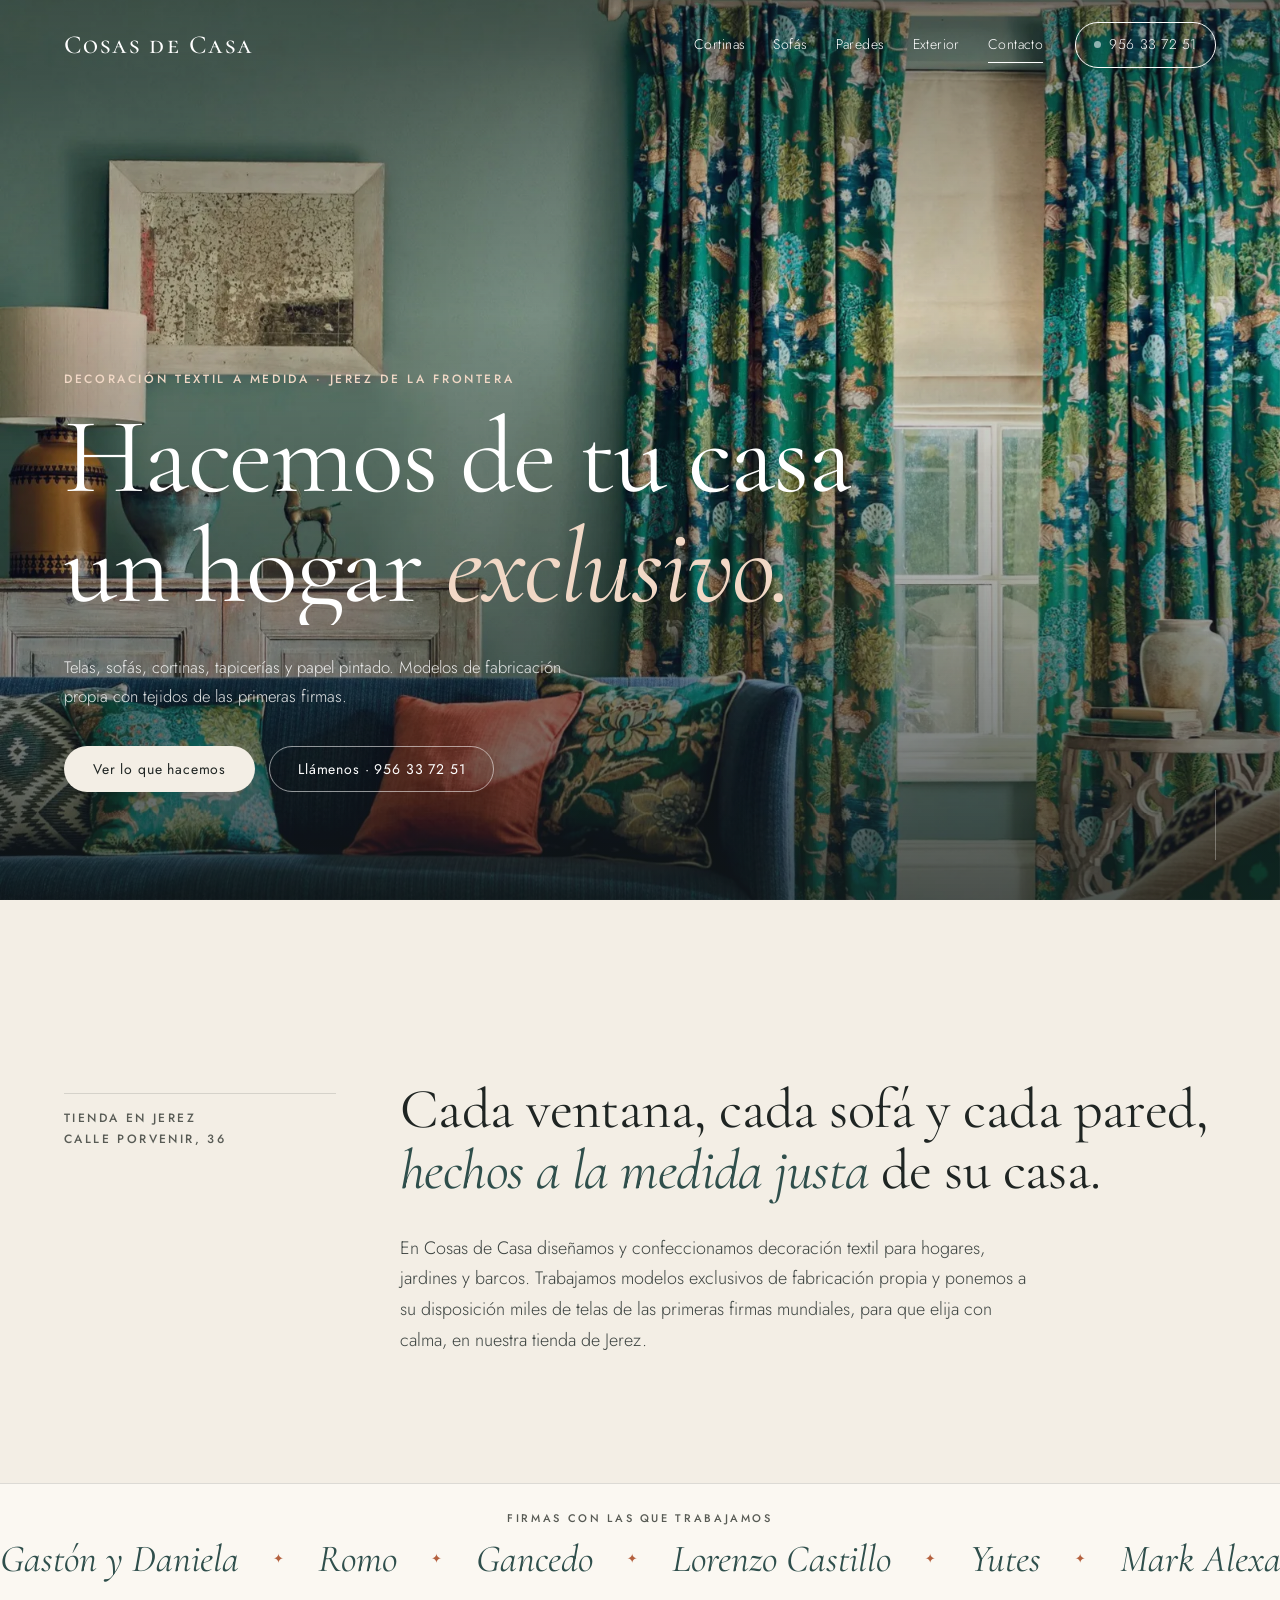
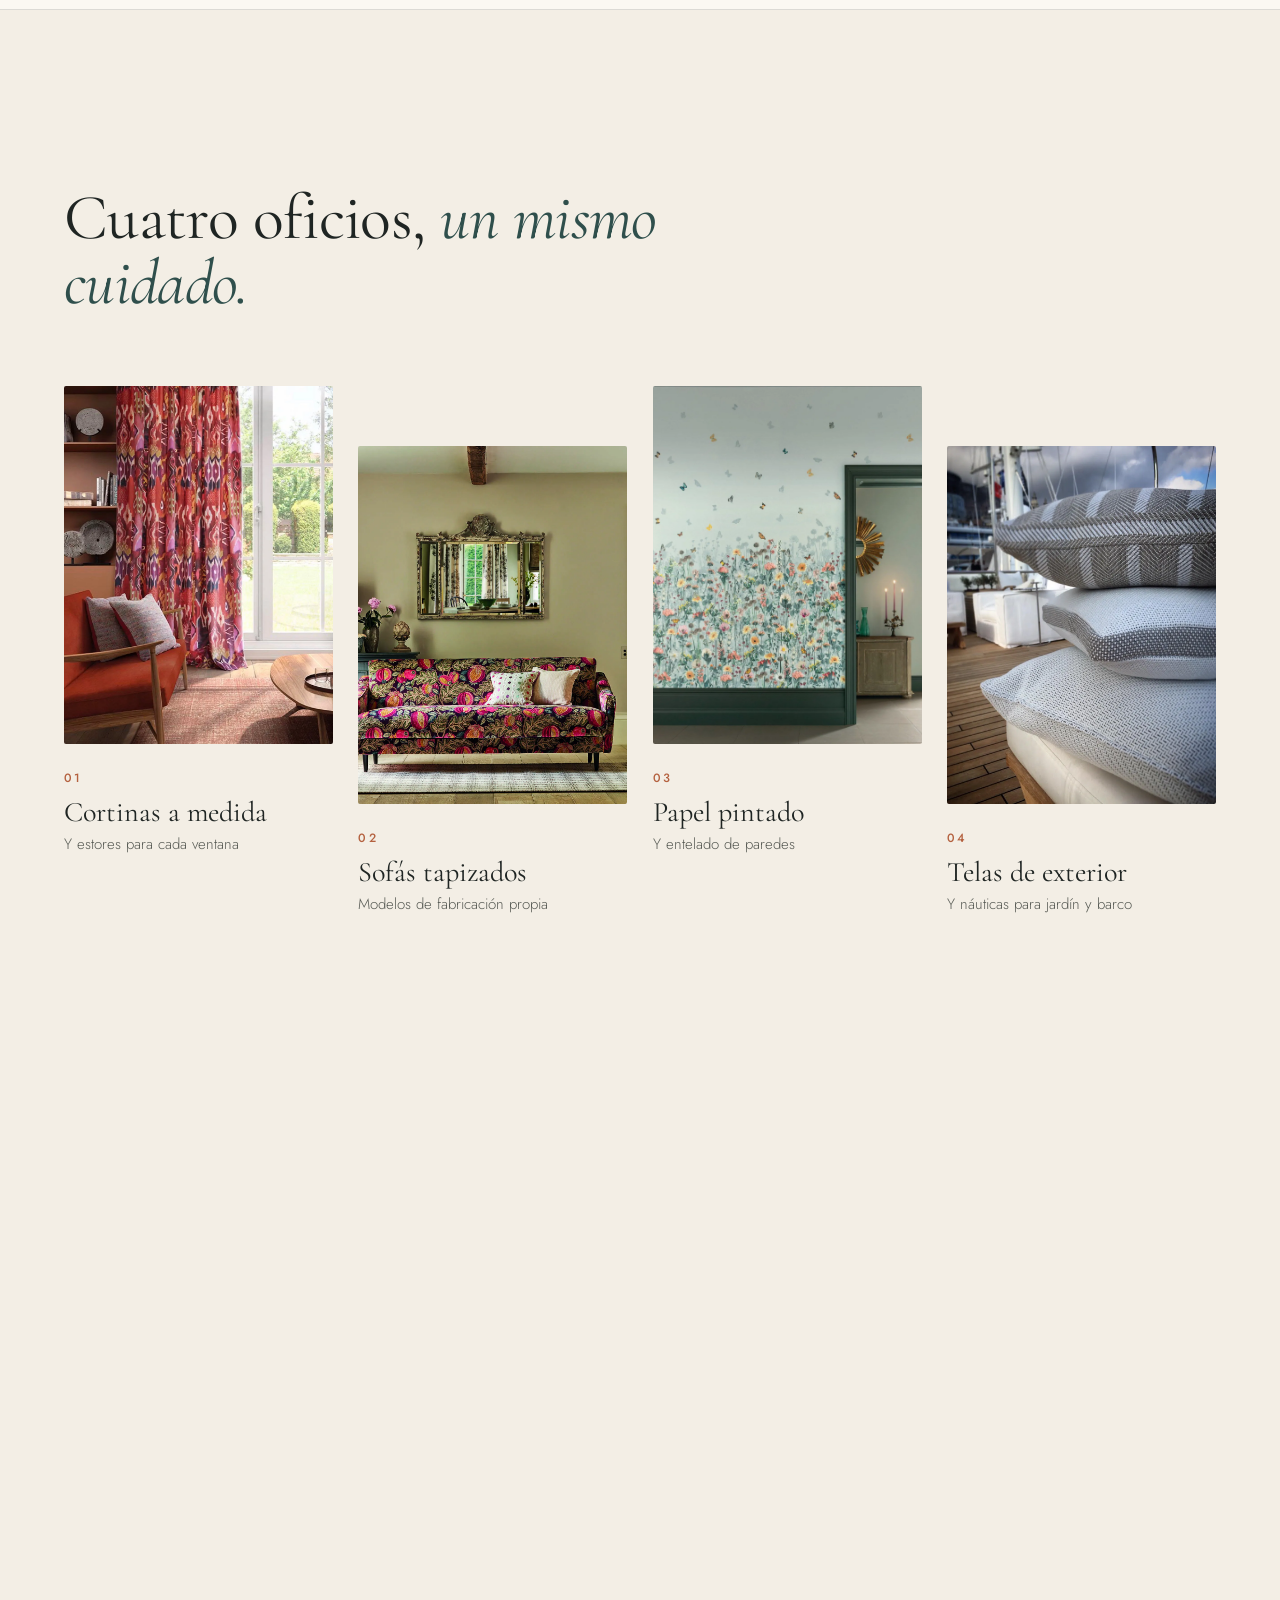
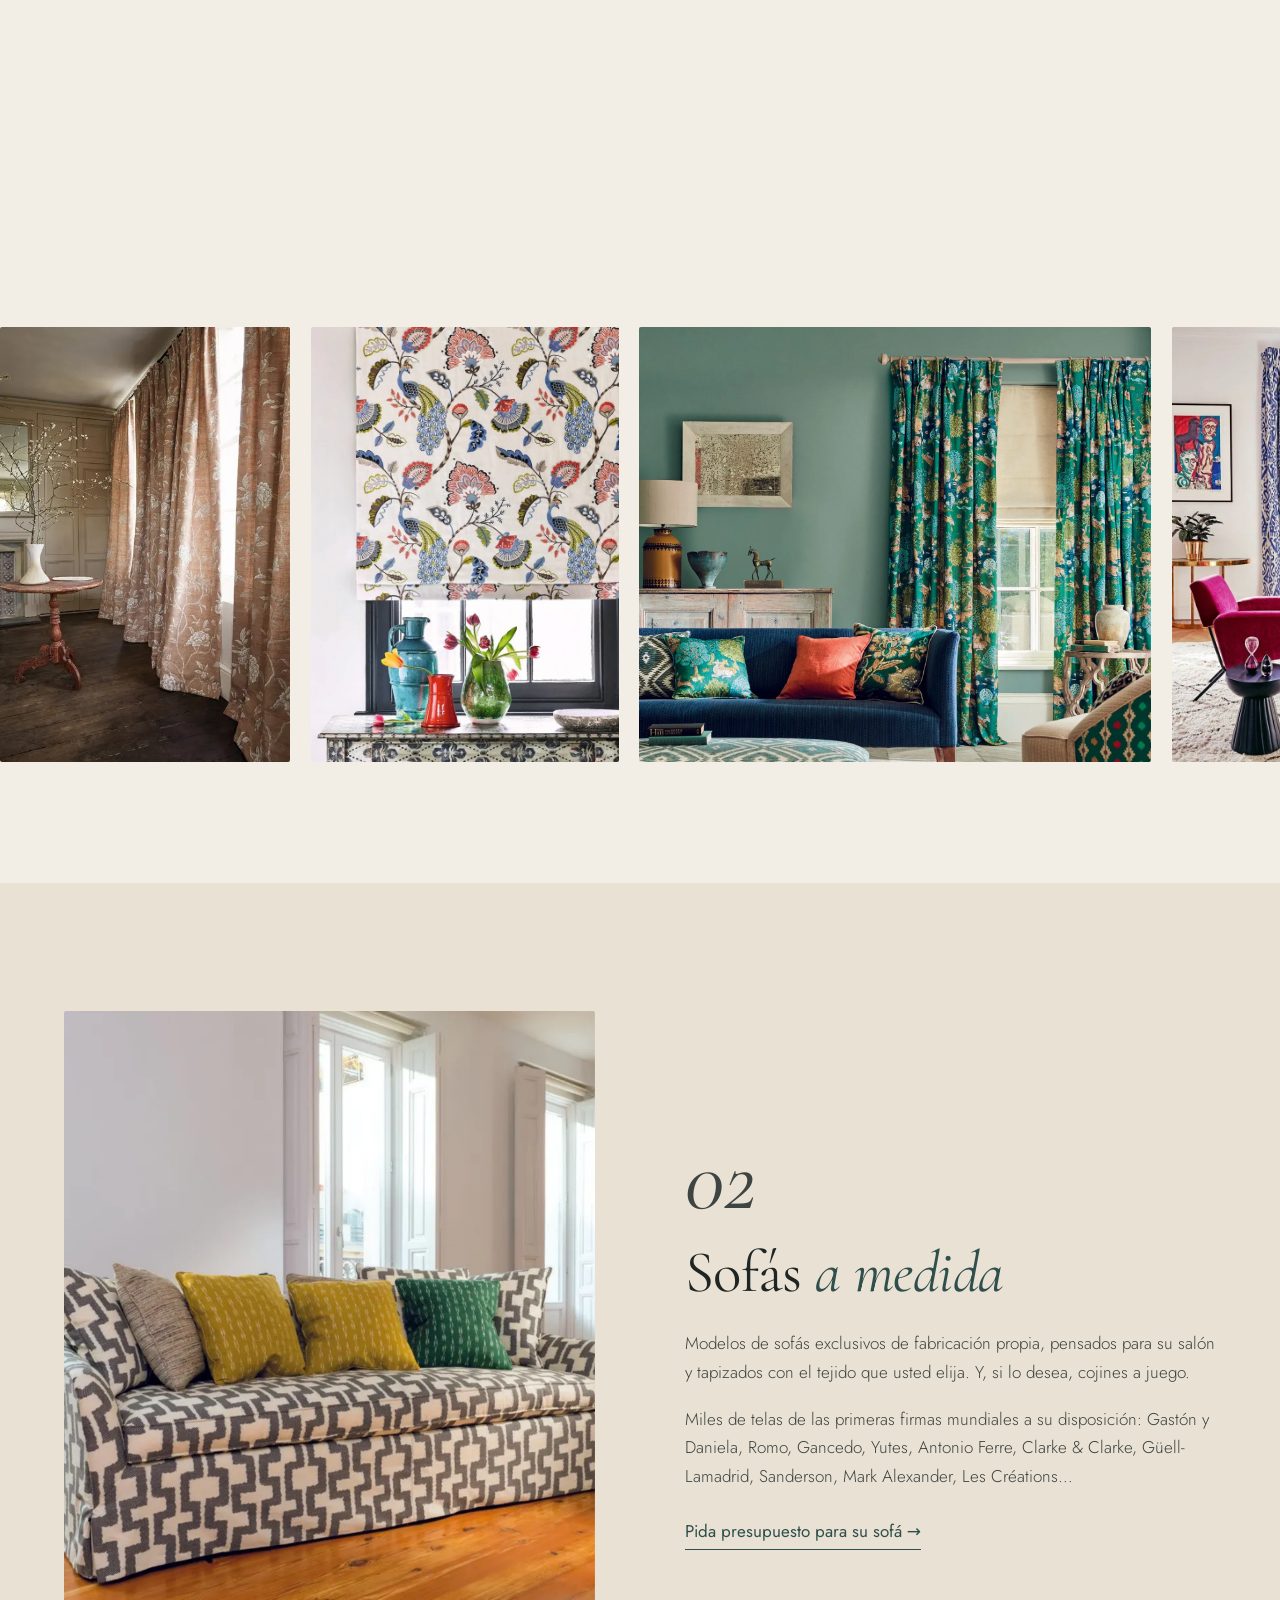
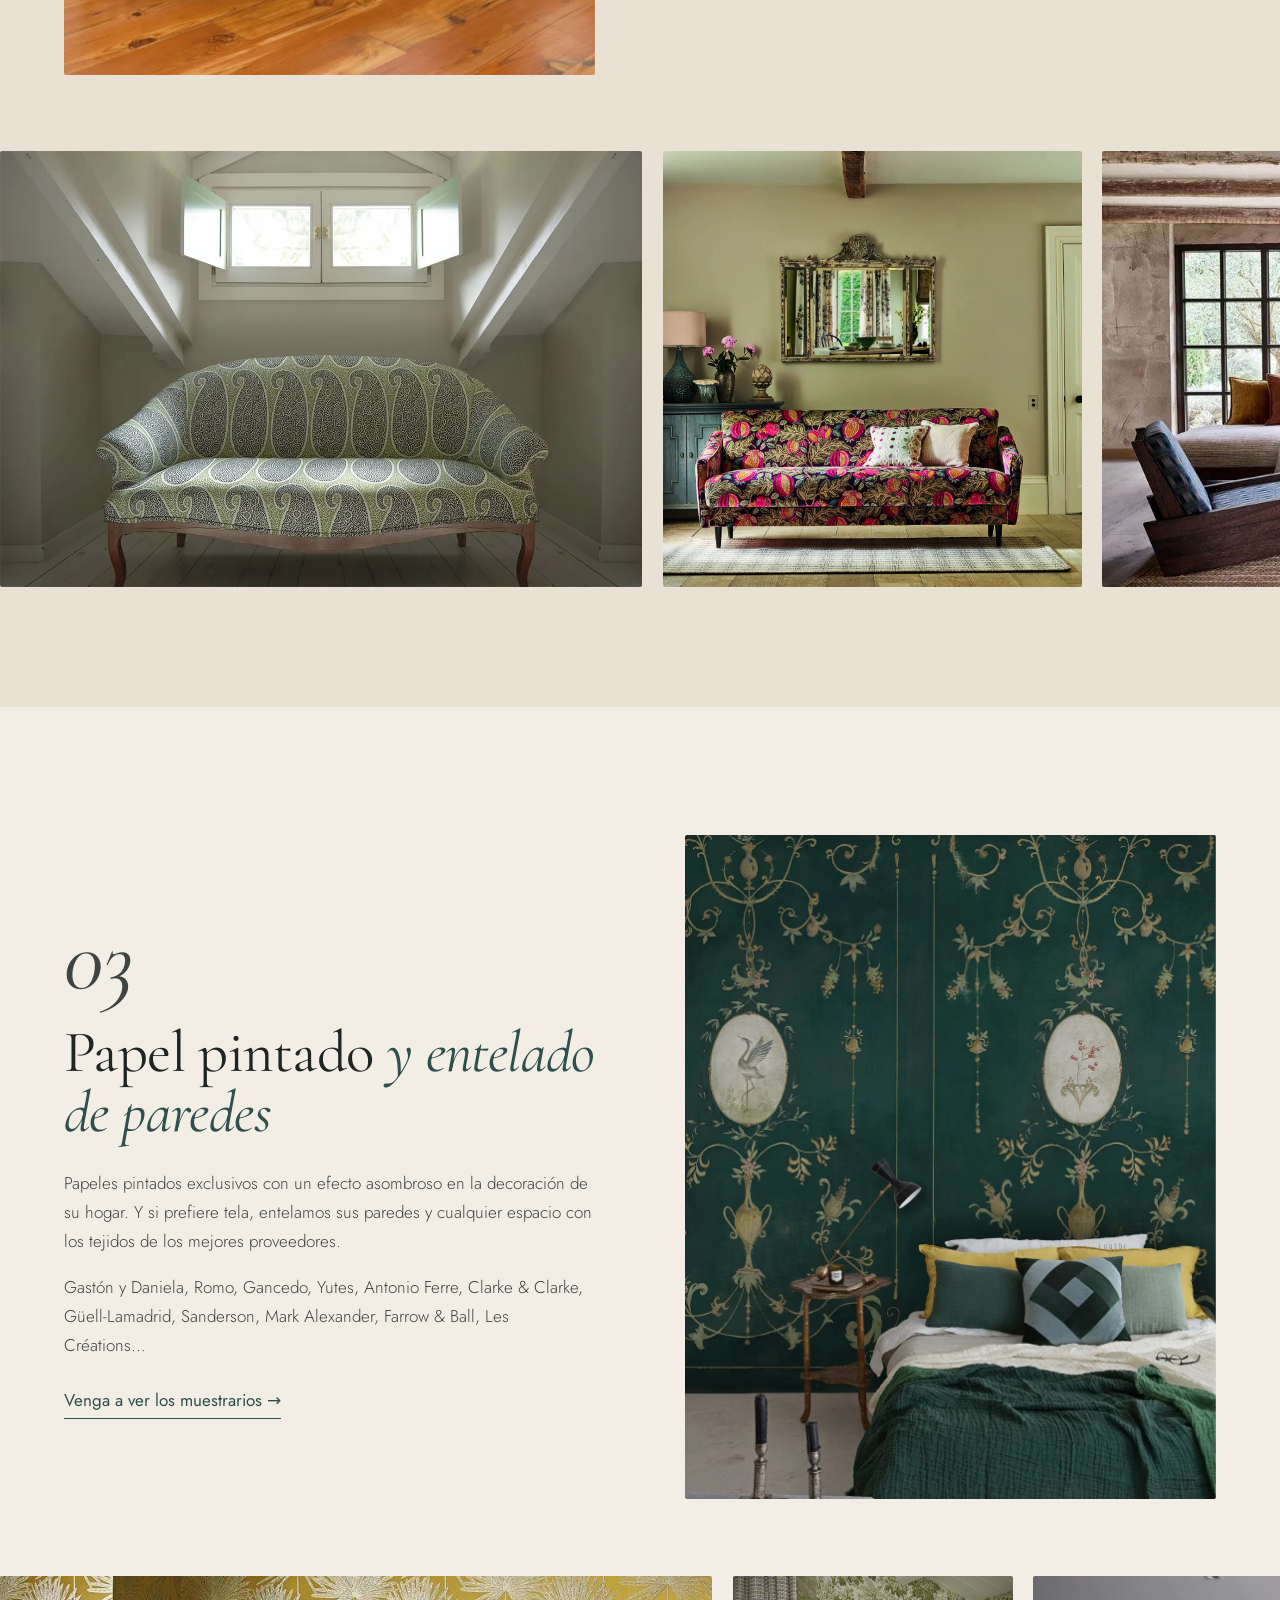
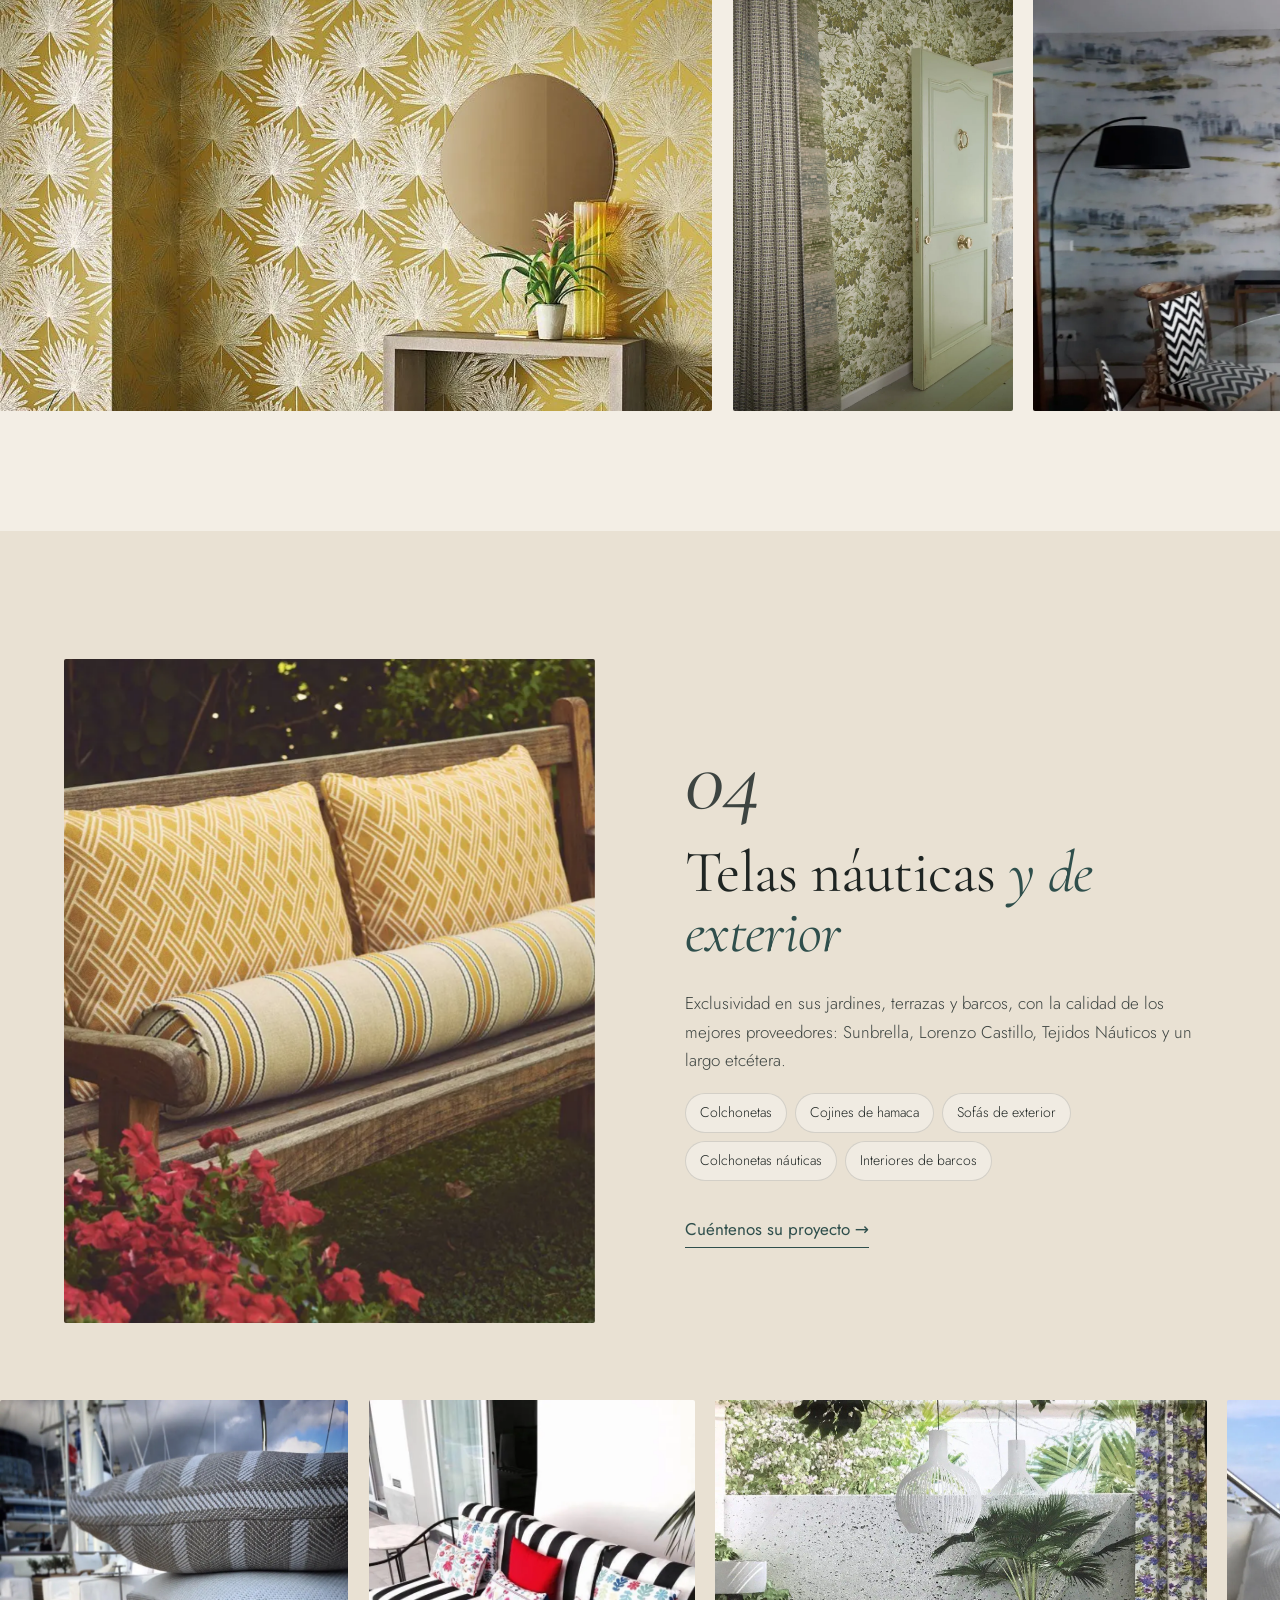
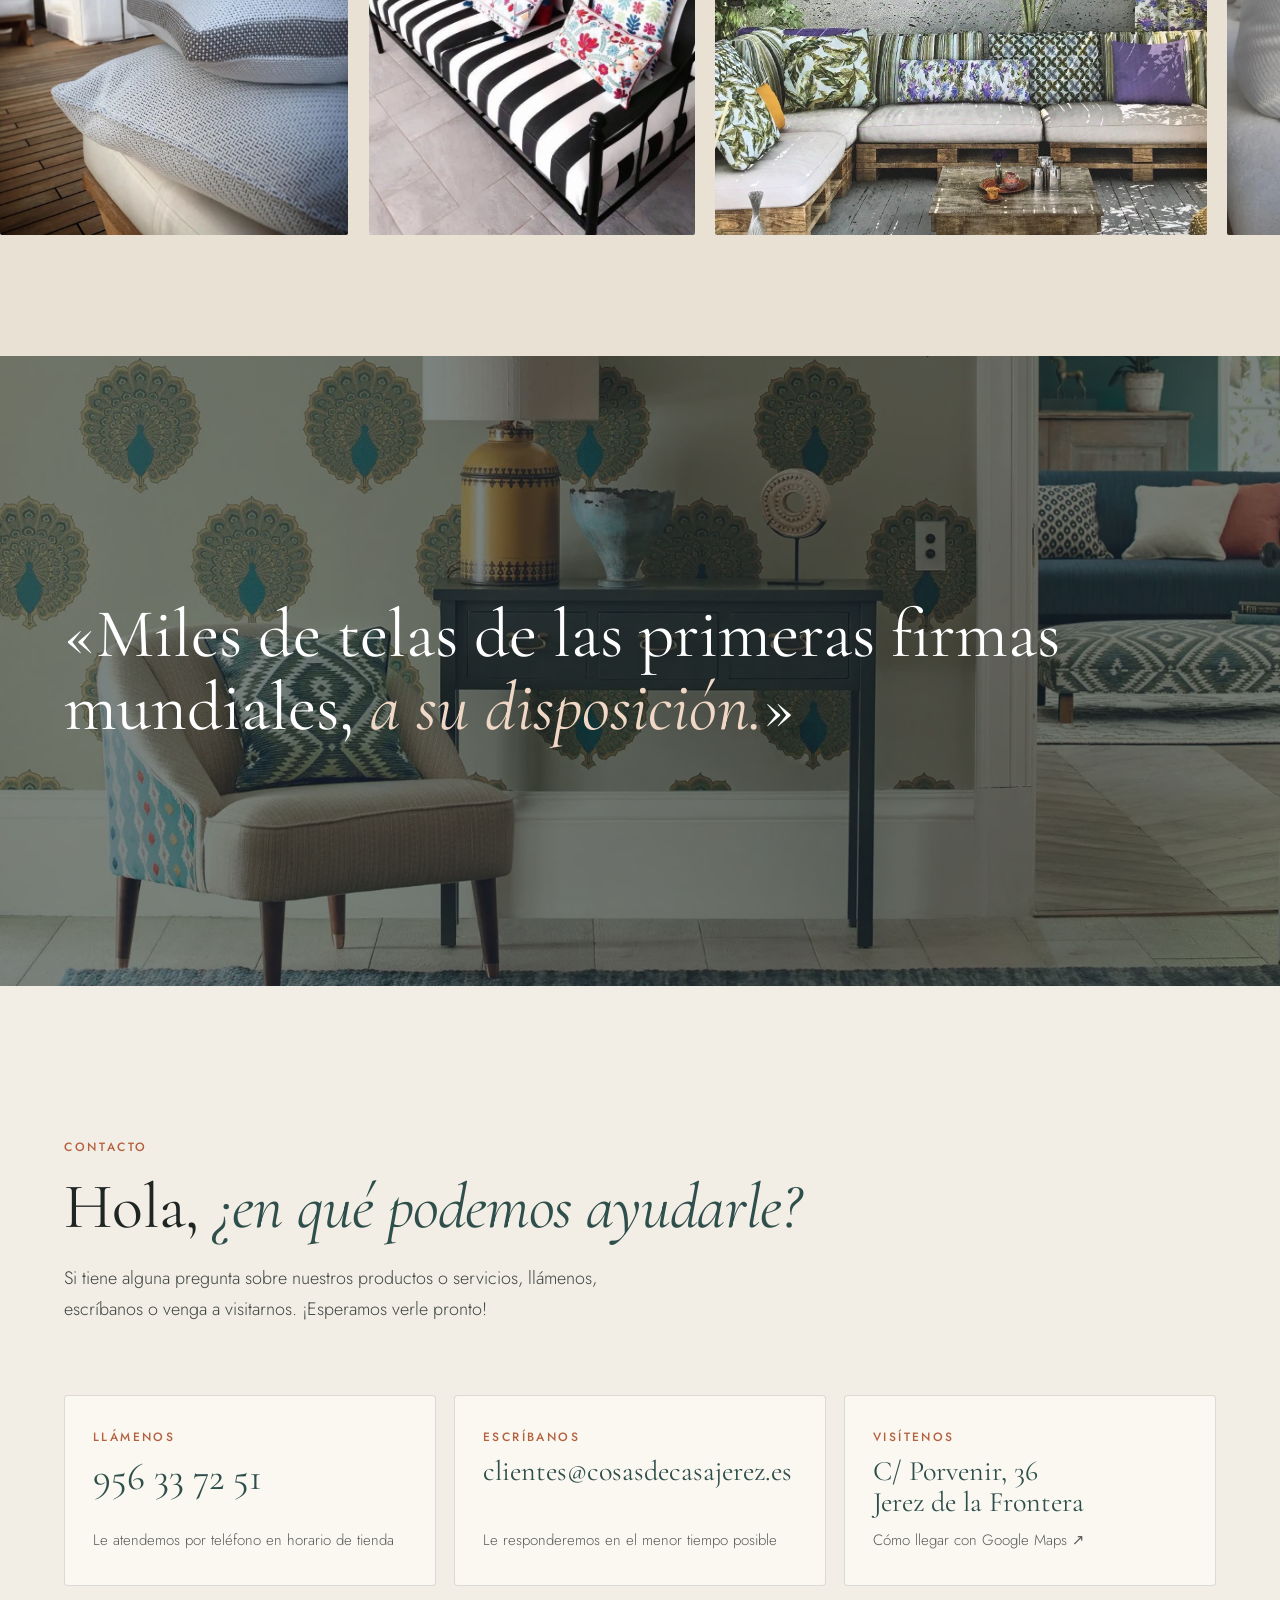
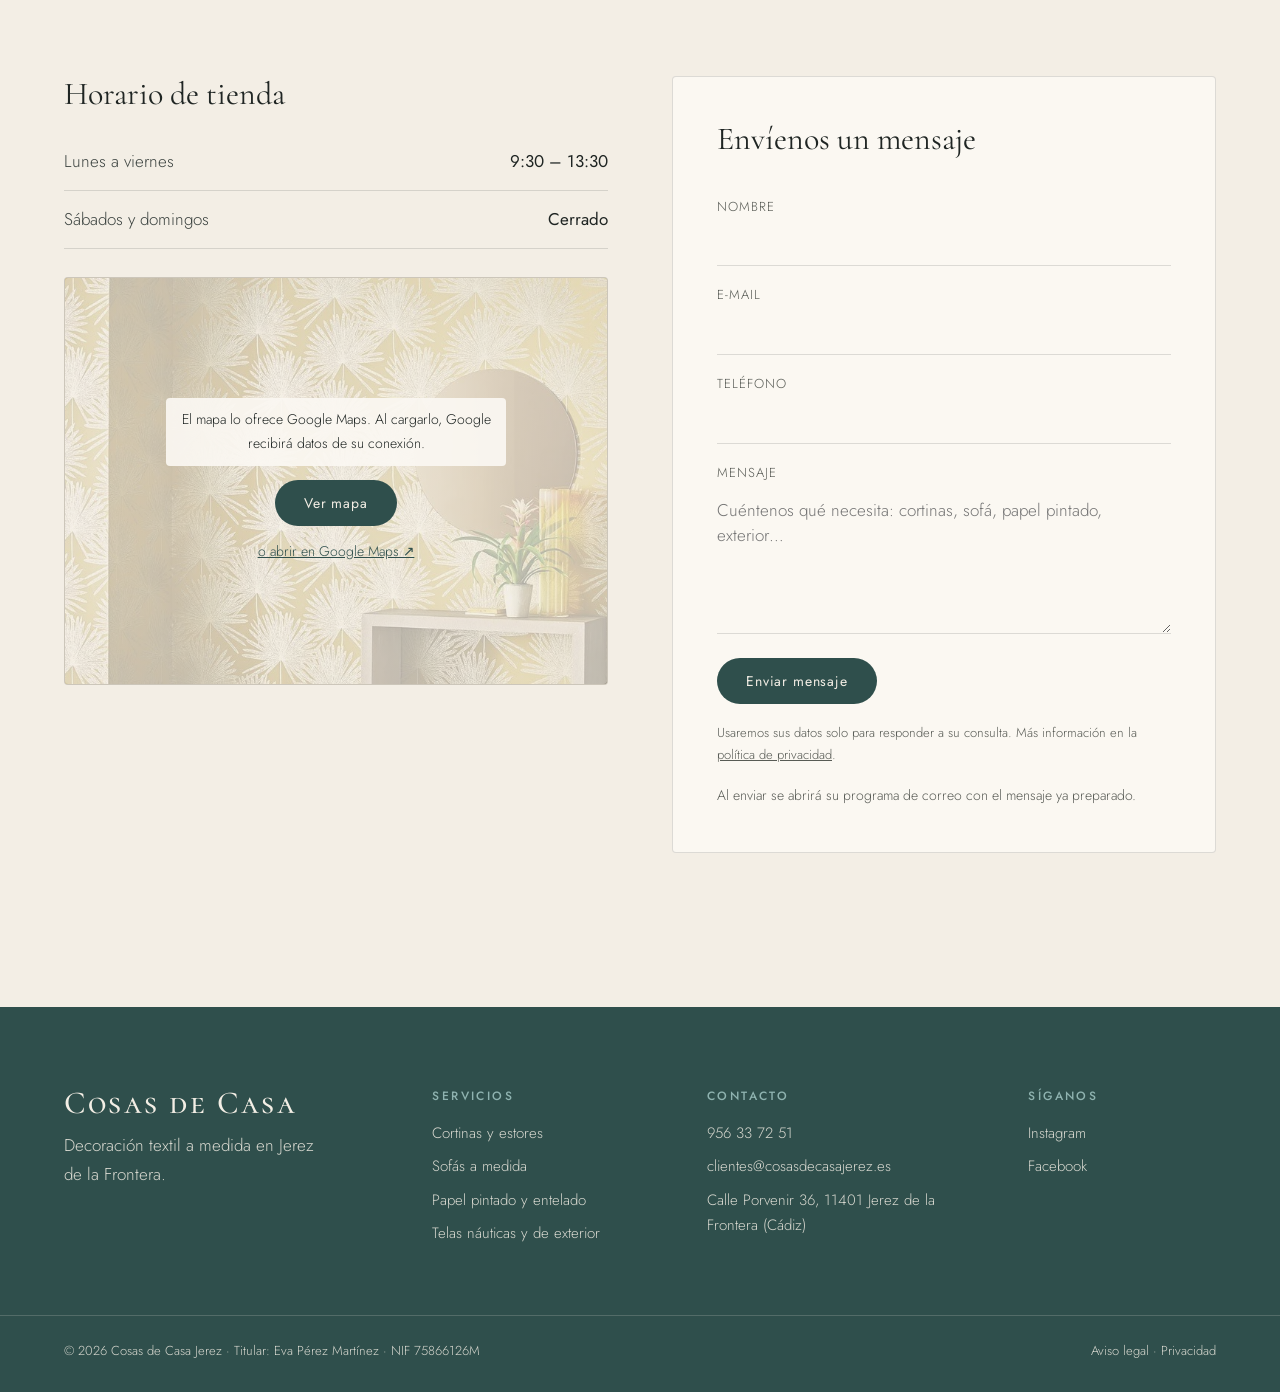
<file: index.html>
<!doctype html>
<html lang="es">
<head>
  <meta charset="utf-8">
  <meta name="viewport" content="width=device-width, initial-scale=1">
  <title>Cosas de Casa · Decoración textil a medida en Jerez</title>
  <meta name="description" content="Decoración textil a medida en Jerez de la Frontera: cortinas y estores, sofás tapizados, papel pintado, entelado de paredes y telas náuticas y de exterior. Calle Porvenir 36. Tel. 956 33 72 51.">
  <meta property="og:title" content="Cosas de Casa · Decoración textil a medida">
  <meta property="og:description" content="Hacemos de tu casa un hogar exclusivo. Cortinas, sofás, papel pintado y telas de exterior en Jerez de la Frontera.">
  <meta property="og:image" content="https://www.cosasdecasajerez.es/assets/img/caspian-01.webp">
  <meta property="og:url" content="https://www.cosasdecasajerez.es/">
  <meta property="og:type" content="website">
  <meta property="og:locale" content="es_ES">
  <link rel="canonical" href="https://www.cosasdecasajerez.es/">
  <meta name="theme-color" content="#f3eee5">
  <link rel="icon" href="data:image/svg+xml,%3Csvg xmlns='http://www.w3.org/2000/svg' viewBox='0 0 64 64'%3E%3Crect width='64' height='64' rx='14' fill='%232f4f4c'/%3E%3Ctext x='32' y='44' font-family='Georgia,serif' font-size='34' fill='%23f3eee5' text-anchor='middle'%3ECC%3C/text%3E%3C/svg%3E">
  <link rel="preload" href="assets/fonts/cormorant-garamond.woff2" as="font" type="font/woff2" crossorigin>
  <link rel="preload" href="assets/fonts/jost.woff2" as="font" type="font/woff2" crossorigin>
  <link rel="stylesheet" href="styles.css?v=20261126">
  <script type="application/ld+json">
  {"@context":"https://schema.org","@type":"HomeGoodsStore","name":"Cosas de Casa","telephone":"+34956337251","email":"clientes@cosasdecasajerez.es","url":"https://www.cosasdecasajerez.es/","image":"https://www.cosasdecasajerez.es/assets/img/caspian-01.webp","address":{"@type":"PostalAddress","streetAddress":"Calle Porvenir 36","addressLocality":"Jerez de la Frontera","postalCode":"11401","addressRegion":"Cádiz","addressCountry":"ES"},"openingHours":"Mo-Fr 09:30-13:30","sameAs":["https://www.instagram.com/cosasdecasajerez/","https://facebook.com/Cosas-de-Casa-Tapiceria-Jerez-107629264191190"]}
  </script>
</head>
<body>

<a class="skip" href="#servicios">Saltar al contenido</a>

<!-- ============ NAV ============ -->
<header class="nav" id="nav">
  <a class="brand" href="#top" aria-label="Cosas de Casa, inicio">Cosas de Casa</a>
  <nav class="nav-links" aria-label="Principal">
    <a href="#cortinas">Cortinas</a>
    <a href="#sofas">Sofás</a>
    <a href="#paredes">Paredes</a>
    <a href="#exterior">Exterior</a>
    <a href="#contacto">Contacto</a>
  </nav>
  <a class="nav-call" href="tel:+34956337251"><span class="dot"></span>956 33 72 51</a>
  <button class="burger" id="burger" aria-label="Abrir menú" aria-expanded="false" aria-controls="drawer"><span></span><span></span></button>
</header>

<div class="drawer" id="drawer" aria-hidden="true">
  <nav aria-label="Menú móvil">
    <a href="#cortinas"><i>01</i>Cortinas y estores</a>
    <a href="#sofas"><i>02</i>Sofás a medida</a>
    <a href="#paredes"><i>03</i>Papel pintado y entelado</a>
    <a href="#exterior"><i>04</i>Exterior y náutica</a>
    <a href="#contacto"><i>05</i>Contacto</a>
  </nav>
  <a class="btn btn-solid" href="tel:+34956337251">Llamar · 956 33 72 51</a>
</div>

<main id="top">

<!-- ============ HERO ============ -->
<section class="hero">
  <div class="hero-media">
    <img src="assets/img/caspian-01.webp" alt="Salón con cortinas estampadas en verde, sofá azul y cojines de colores" fetchpriority="high">
  </div>
  <div class="hero-veil"></div>
  <div class="hero-inner">
    <p class="kicker hero-anim" style="--d:.1s">Decoración textil a medida · Jerez de la Frontera</p>
    <h1 class="hero-title">
      <span class="line"><span class="hero-anim" style="--d:.25s">Hacemos de tu casa</span></span>
      <span class="line"><span class="hero-anim" style="--d:.4s">un hogar <em>exclusivo.</em></span></span>
    </h1>
    <p class="hero-sub hero-anim" style="--d:.6s">Telas, sofás, cortinas, tapicerías y papel pintado. Modelos de fabricación propia con tejidos de las primeras firmas.</p>
    <div class="hero-actions hero-anim" style="--d:.75s">
      <a class="btn btn-light" href="#servicios">Ver lo que hacemos</a>
      <a class="btn btn-ghost-light" href="tel:+34956337251">Llámenos · 956 33 72 51</a>
    </div>
  </div>
  <a class="hero-scroll" href="#intro" aria-label="Bajar"><span></span></a>
</section>

<!-- ============ INTRO ============ -->
<section class="intro" id="intro">
  <div class="wrap intro-grid">
    <p class="intro-num reveal">Tienda en Jerez<br>Calle Porvenir, 36</p>
    <div>
      <h2 class="intro-title reveal">Cada ventana, cada sofá y cada pared, <em>hechos a la medida justa</em> de su casa.</h2>
      <p class="intro-body reveal">En Cosas de Casa diseñamos y confeccionamos decoración textil para hogares, jardines y barcos. Trabajamos modelos exclusivos de fabricación propia y ponemos a su disposición miles de telas de las primeras firmas mundiales, para que elija con calma, en nuestra tienda de Jerez.</p>
    </div>
  </div>
</section>

<!-- ============ MARQUEE ============ -->
<section class="marquee" aria-label="Firmas con las que trabajamos">
  <p class="marquee-label">Firmas con las que trabajamos</p>
  <div class="marquee-track">
    <div class="marquee-row">
      <span>Gastón y Daniela</span><b>✦</b><span>Romo</span><b>✦</b><span>Gancedo</span><b>✦</b><span>Lorenzo Castillo</span><b>✦</b><span>Yutes</span><b>✦</b><span>Mark Alexander</span><b>✦</b><span>Sanderson</span><b>✦</b><span>Coordonné</span><b>✦</b><span>Güell-Lamadrid</span><b>✦</b><span>Ybarra &amp; Serret</span><b>✦</b><span>Antonio Ferre</span><b>✦</b><span>Clarke &amp; Clarke</span><b>✦</b><span>Les Créations</span><b>✦</b><span>Farrow &amp; Ball</span><b>✦</b><span>Sunbrella</span><b>✦</b>
    </div>
    <div class="marquee-row" aria-hidden="true">
      <span>Gastón y Daniela</span><b>✦</b><span>Romo</span><b>✦</b><span>Gancedo</span><b>✦</b><span>Lorenzo Castillo</span><b>✦</b><span>Yutes</span><b>✦</b><span>Mark Alexander</span><b>✦</b><span>Sanderson</span><b>✦</b><span>Coordonné</span><b>✦</b><span>Güell-Lamadrid</span><b>✦</b><span>Ybarra &amp; Serret</span><b>✦</b><span>Antonio Ferre</span><b>✦</b><span>Clarke &amp; Clarke</span><b>✦</b><span>Les Créations</span><b>✦</b><span>Farrow &amp; Ball</span><b>✦</b><span>Sunbrella</span><b>✦</b>
    </div>
  </div>
</section>

<!-- ============ SERVICIOS (índice) ============ -->
<section class="services" id="servicios">
  <div class="wrap">
    <header class="sec-head">
      <p class="kicker reveal">Lo que hacemos</p>
      <h2 class="sec-title reveal">Cuatro oficios, <em>un mismo cuidado.</em></h2>
    </header>
    <div class="svc-grid">
      <a class="svc reveal" href="#cortinas">
        <figure><img src="assets/img/cortina-ontario.webp" alt="Cortina a medida en tejido claro" loading="lazy"></figure>
        <span class="svc-n">01</span><h3>Cortinas a medida</h3><p>Y estores para cada ventana</p>
      </a>
      <a class="svc reveal" href="#sofas">
        <figure><img src="assets/img/sofa-caspian-19.webp" alt="Sofá tapizado con cojines estampados" loading="lazy"></figure>
        <span class="svc-n">02</span><h3>Sofás tapizados</h3><p>Modelos de fabricación propia</p>
      </a>
      <a class="svc reveal" href="#paredes">
        <figure><img src="assets/img/papel-mw.webp" alt="Pared con papel pintado decorativo" loading="lazy"></figure>
        <span class="svc-n">03</span><h3>Papel pintado</h3><p>Y entelado de paredes</p>
      </a>
      <a class="svc reveal" href="#exterior">
        <figure><img src="assets/img/exterior-ontario.webp" alt="Sofá de exterior con cojines en una terraza" loading="lazy"></figure>
        <span class="svc-n">04</span><h3>Telas de exterior</h3><p>Y náuticas para jardín y barco</p>
      </a>
    </div>
  </div>
</section>

<!-- ============ 01 CORTINAS ============ -->
<section class="feature" id="cortinas">
  <div class="wrap feature-grid">
    <div class="feature-text">
      <p class="feature-n reveal">01</p>
      <h2 class="feature-title reveal">Cortinas a medida <em>y estores</em></h2>
      <p class="reveal">Cortinas a medida para hacer de sus ventanas un espacio elegante y vistoso. Confeccionamos el acabado que necesite, con o sin forro, en una o en dos capas.</p>
      <ul class="tags reveal" aria-label="Tipos de cortina">
        <li>Pinza sencilla con cinta</li><li>Tabla chata</li><li>Pinza americana</li><li>Dobles</li><li>Con forro</li><li>Tipo visillo</li>
      </ul>
      <p class="reveal">Estores con la medida justa de sus ventanas o ventanales, ideales para reducir la claridad y ganar intimidad.</p>
      <ul class="tags reveal" aria-label="Tipos de estor">
        <li>Eléctricos</li><li>Plegables</li><li>Venecianos</li><li>Screen</li>
      </ul>
    </div>
    <figure class="feature-hero reveal"><img data-parallax src="assets/img/cortinas-canovas-3.webp" alt="Cortinas largas en salón luminoso" loading="lazy"></figure>
  </div>
  <div class="gallery" data-gallery>
    <button class="g-item" data-full="assets/img/cortina-colefax.webp"><img src="assets/img/cortina-colefax.webp" alt="Cortina estampada" loading="lazy"></button>
    <button class="g-item" data-full="assets/img/estor-canovas.webp"><img src="assets/img/estor-canovas.webp" alt="Estor plegable" loading="lazy"></button>
    <button class="g-item" data-full="assets/img/caspian-01.webp"><img src="assets/img/caspian-01.webp" alt="Cortinas verdes en salón" loading="lazy"></button>
    <button class="g-item" data-full="assets/img/cortinas-canovas-2.webp"><img src="assets/img/cortinas-canovas-2.webp" alt="Cortinas de lino" loading="lazy"></button>
    <button class="g-item" data-full="assets/img/cortina-ontario.webp"><img src="assets/img/cortina-ontario.webp" alt="Cortina en tejido claro" loading="lazy"></button>
    <button class="g-item" data-full="assets/img/cortina-ma.webp"><img src="assets/img/cortina-ma.webp" alt="Cortina de Mark Alexander" loading="lazy"></button>
  </div>
</section>

<!-- ============ 02 SOFÁS ============ -->
<section class="feature feature--alt" id="sofas">
  <div class="wrap feature-grid">
    <figure class="feature-hero reveal"><img data-parallax src="assets/img/sillon-salon.webp" alt="Sofá tapizado con tejido geométrico y cojines de color" loading="lazy"></figure>
    <div class="feature-text">
      <p class="feature-n reveal">02</p>
      <h2 class="feature-title reveal">Sofás <em>a medida</em></h2>
      <p class="reveal">Modelos de sofás exclusivos de fabricación propia, pensados para su salón y tapizados con el tejido que usted elija. Y, si lo desea, cojines a juego.</p>
      <p class="reveal">Miles de telas de las primeras firmas mundiales a su disposición: Gastón y Daniela, Romo, Gancedo, Yutes, Antonio Ferre, Clarke &amp; Clarke, Güell-Lamadrid, Sanderson, Mark Alexander, Les Créations…</p>
      <a class="link reveal" href="#contacto">Pida presupuesto para su sofá →</a>
    </div>
  </div>
  <div class="gallery" data-gallery>
    <button class="g-item" data-full="assets/img/sofa-lorenzo.webp"><img src="assets/img/sofa-lorenzo.webp" alt="Sofá con tejido de Lorenzo Castillo" loading="lazy"></button>
    <button class="g-item" data-full="assets/img/sofa-caspian-19.webp"><img src="assets/img/sofa-caspian-19.webp" alt="Sofá con cojines estampados" loading="lazy"></button>
    <button class="g-item" data-full="assets/img/sofa-moderna.webp"><img src="assets/img/sofa-moderna.webp" alt="Sofá de líneas modernas" loading="lazy"></button>
    <button class="g-item" data-full="assets/img/cojines-gd.webp"><img src="assets/img/cojines-gd.webp" alt="Cojines de Gastón y Daniela" loading="lazy"></button>
    <button class="g-item" data-full="assets/img/sofa-ma.webp"><img src="assets/img/sofa-ma.webp" alt="Sofá con tejido de Mark Alexander" loading="lazy"></button>
    <button class="g-item" data-full="assets/img/caspian-weaves.webp"><img src="assets/img/caspian-weaves.webp" alt="Detalle de tejidos tapizados" loading="lazy"></button>
    <button class="g-item" data-full="assets/img/sofa-garden.webp"><img src="assets/img/sofa-garden.webp" alt="Sofá floral" loading="lazy"></button>
  </div>
</section>

<!-- ============ 03 PAREDES ============ -->
<section class="feature" id="paredes">
  <div class="wrap feature-grid">
    <div class="feature-text">
      <p class="feature-n reveal">03</p>
      <h2 class="feature-title reveal">Papel pintado <em>y entelado de paredes</em></h2>
      <p class="reveal">Papeles pintados exclusivos con un efecto asombroso en la decoración de su hogar. Y si prefiere tela, entelamos sus paredes y cualquier espacio con los tejidos de los mejores proveedores.</p>
      <p class="reveal">Gastón y Daniela, Romo, Gancedo, Yutes, Antonio Ferre, Clarke &amp; Clarke, Güell-Lamadrid, Sanderson, Mark Alexander, Farrow &amp; Ball, Les Créations…</p>
      <a class="link reveal" href="#contacto">Venga a ver los muestrarios →</a>
    </div>
    <figure class="feature-hero reveal"><img data-parallax src="assets/img/papel-coordone.webp" alt="Pared con papel pintado de Coordonné" loading="lazy"></figure>
  </div>
  <div class="gallery" data-gallery>
    <button class="g-item" data-full="assets/img/papel-romo-japura.webp"><img src="assets/img/papel-romo-japura.webp" alt="Papel pintado Romo Japura" loading="lazy"></button>
    <button class="g-item" data-full="assets/img/papel-lorenzo.webp"><img src="assets/img/papel-lorenzo.webp" alt="Papel pintado de Lorenzo Castillo" loading="lazy"></button>
    <button class="g-item" data-full="assets/img/entelado-trabajo.webp"><img src="assets/img/entelado-trabajo.webp" alt="Trabajo de entelado de pared" loading="lazy"></button>
    <button class="g-item" data-full="assets/img/papel-mw.webp"><img src="assets/img/papel-mw.webp" alt="Papel pintado decorativo" loading="lazy"></button>
    <button class="g-item" data-full="assets/img/caspian-03.webp"><img src="assets/img/caspian-03.webp" alt="Dormitorio con textiles a juego" loading="lazy"></button>
    <button class="g-item" data-full="assets/img/papel-romo-floris.webp"><img src="assets/img/papel-romo-floris.webp" alt="Papel pintado Romo Floris" loading="lazy"></button>
  </div>
</section>

<!-- ============ 04 EXTERIOR ============ -->
<section class="feature feature--alt" id="exterior">
  <div class="wrap feature-grid">
    <figure class="feature-hero reveal"><img data-parallax src="assets/img/exterior-lorenzo.webp" alt="Terraza con sofás y cojines de exterior" loading="lazy"></figure>
    <div class="feature-text">
      <p class="feature-n reveal">04</p>
      <h2 class="feature-title reveal">Telas náuticas <em>y de exterior</em></h2>
      <p class="reveal">Exclusividad en sus jardines, terrazas y barcos, con la calidad de los mejores proveedores: Sunbrella, Lorenzo Castillo, Tejidos Náuticos y un largo etcétera.</p>
      <ul class="tags reveal" aria-label="Confeccionamos">
        <li>Colchonetas</li><li>Cojines de hamaca</li><li>Sofás de exterior</li><li>Colchonetas náuticas</li><li>Interiores de barcos</li>
      </ul>
      <a class="link reveal" href="#contacto">Cuéntenos su proyecto →</a>
    </div>
  </div>
  <div class="gallery" data-gallery>
    <button class="g-item" data-full="assets/img/exterior-ontario.webp"><img src="assets/img/exterior-ontario.webp" alt="Mobiliario de exterior con tejidos Ontario" loading="lazy"></button>
    <button class="g-item" data-full="assets/img/exterior-barco.webp"><img src="assets/img/exterior-barco.webp" alt="Tapizado náutico en barco" loading="lazy"></button>
    <button class="g-item" data-full="assets/img/exterior-palets.webp"><img src="assets/img/exterior-palets.webp" alt="Sofá de palets con colchonetas a medida" loading="lazy"></button>
    <button class="g-item" data-full="assets/img/exterior-cojines.webp"><img src="assets/img/exterior-cojines.webp" alt="Cojines de exterior" loading="lazy"></button>
    <button class="g-item" data-full="assets/img/exterior-athenea.webp"><img src="assets/img/exterior-athenea.webp" alt="Tejido de exterior Athenea" loading="lazy"></button>
    <button class="g-item" data-full="assets/img/exterior-sunbrella.webp"><img src="assets/img/exterior-sunbrella.webp" alt="Tejidos Sunbrella en terraza" loading="lazy"></button>
    <button class="g-item" data-full="assets/img/exterior-ma.webp"><img src="assets/img/exterior-ma.webp" alt="Exterior con tejidos de Mark Alexander" loading="lazy"></button>
  </div>
</section>

<!-- ============ QUOTE ============ -->
<section class="quote">
  <div class="quote-media"><img data-parallax src="assets/img/caspian-03.webp" alt="" loading="lazy"></div>
  <div class="quote-veil"></div>
  <blockquote class="wrap reveal">
    <p>«Miles de telas de las primeras firmas mundiales, <em>a su disposición.</em>»</p>
  </blockquote>
</section>

<!-- ============ CONTACTO ============ -->
<section class="contact" id="contacto">
  <div class="wrap">
    <header class="sec-head">
      <p class="kicker reveal">Contacto</p>
      <h2 class="sec-title reveal">Hola, <em>¿en qué podemos ayudarle?</em></h2>
      <p class="sec-lead reveal">Si tiene alguna pregunta sobre nuestros productos o servicios, llámenos, escríbanos o venga a visitarnos. ¡Esperamos verle pronto!</p>
    </header>

    <div class="cards">
      <a class="card reveal" href="tel:+34956337251">
        <span class="card-k">Llámenos</span>
        <span class="card-v">956 33 72 51</span>
        <span class="card-s">Le atendemos por teléfono en horario de tienda</span>
      </a>
      <a class="card reveal" href="mailto:clientes@cosasdecasajerez.es">
        <span class="card-k">Escríbanos</span>
        <span class="card-v card-v--sm">clientes@<wbr>cosasdecasajerez.es</span>
        <span class="card-s">Le responderemos en el menor tiempo posible</span>
      </a>
      <a class="card reveal" href="https://www.google.com/maps/search/?api=1&query=Calle+Porvenir+36,+11401+Jerez+de+la+Frontera" target="_blank" rel="noopener">
        <span class="card-k">Visítenos</span>
        <span class="card-v card-v--sm">C/ Porvenir, 36<br>Jerez de la Frontera</span>
        <span class="card-s">Cómo llegar con Google Maps ↗</span>
      </a>
    </div>

    <div class="contact-grid">
      <div class="contact-info reveal">
        <h3>Horario de tienda</h3>
        <dl class="hours">
          <div><dt>Lunes a viernes</dt><dd>9:30 – 13:30</dd></div>
          <div><dt>Sábados y domingos</dt><dd>Cerrado</dd></div>
        </dl>
        <div class="map" id="map">
          <div class="map-ph">
            <p>El mapa lo ofrece Google Maps. Al cargarlo, Google recibirá datos de su conexión.</p>
            <button class="btn btn-solid" type="button" id="map-load">Ver mapa</button>
            <a class="map-link" href="https://www.google.com/maps/search/?api=1&amp;query=Calle+Porvenir+36,+11401+Jerez+de+la+Frontera" target="_blank" rel="noopener">o abrir en Google Maps ↗</a>
          </div>
        </div>
      </div>

      <form class="form reveal" id="form" novalidate>
        <h3>Envíenos un mensaje</h3>
        <label>Nombre<input name="nombre" type="text" autocomplete="name" required></label>
        <label>E-mail<input name="email" type="email" autocomplete="email" required></label>
        <label>Teléfono<input name="telefono" type="tel" autocomplete="tel"></label>
        <label>Mensaje<textarea name="mensaje" rows="5" required placeholder="Cuéntenos qué necesita: cortinas, sofá, papel pintado, exterior…"></textarea></label>
        <button class="btn btn-solid" type="submit">Enviar mensaje</button>
        <p class="form-legal">Usaremos sus datos solo para responder a su consulta. Más información en la <a href="privacidad.html">política de privacidad</a>.</p>
        <p class="form-note" id="form-note" role="status">Al enviar se abrirá su programa de correo con el mensaje ya preparado.</p>
      </form>
    </div>
  </div>
</section>

</main>

<!-- ============ FOOTER ============ -->
<footer class="footer">
  <div class="wrap footer-grid">
    <div>
      <p class="brand brand--foot">Cosas de Casa</p>
      <p class="footer-tag">Decoración textil a medida en Jerez de la Frontera.</p>
    </div>
    <div>
      <h4>Servicios</h4>
      <a href="#cortinas">Cortinas y estores</a>
      <a href="#sofas">Sofás a medida</a>
      <a href="#paredes">Papel pintado y entelado</a>
      <a href="#exterior">Telas náuticas y de exterior</a>
    </div>
    <div>
      <h4>Contacto</h4>
      <a href="tel:+34956337251">956 33 72 51</a>
      <a href="mailto:clientes@cosasdecasajerez.es">clientes@cosasdecasajerez.es</a>
      <span>Calle Porvenir 36, 11401 Jerez de la Frontera (Cádiz)</span>
    </div>
    <div>
      <h4>Síganos</h4>
      <a href="https://www.instagram.com/cosasdecasajerez/" target="_blank" rel="noopener">Instagram</a>
      <a href="https://facebook.com/Cosas-de-Casa-Tapiceria-Jerez-107629264191190" target="_blank" rel="noopener">Facebook</a>
    </div>
  </div>
  <div class="wrap footer-legal">
    <p>© <span id="year">2026</span> Cosas de Casa Jerez · Titular: Eva Pérez Martínez · NIF 75866126M</p>
    <span class="legal-links"><a href="aviso-legal.html">Aviso legal</a> · <a href="privacidad.html">Privacidad</a></span>
  </div>
</footer>

<!-- Lightbox -->
<div class="lightbox" id="lightbox" aria-hidden="true" role="dialog" aria-label="Imagen ampliada">
  <button class="lb-close" aria-label="Cerrar">×</button>
  <button class="lb-prev" aria-label="Anterior">‹</button>
  <img alt="">
  <button class="lb-next" aria-label="Siguiente">›</button>
</div>

<script defer src="lib/gsap.min.js?v=20261125"></script>
<script defer src="lib/ScrollTrigger.min.js?v=20261125"></script>
<script defer src="main.js?v=20261126"></script>
</body>
</html>
</file>
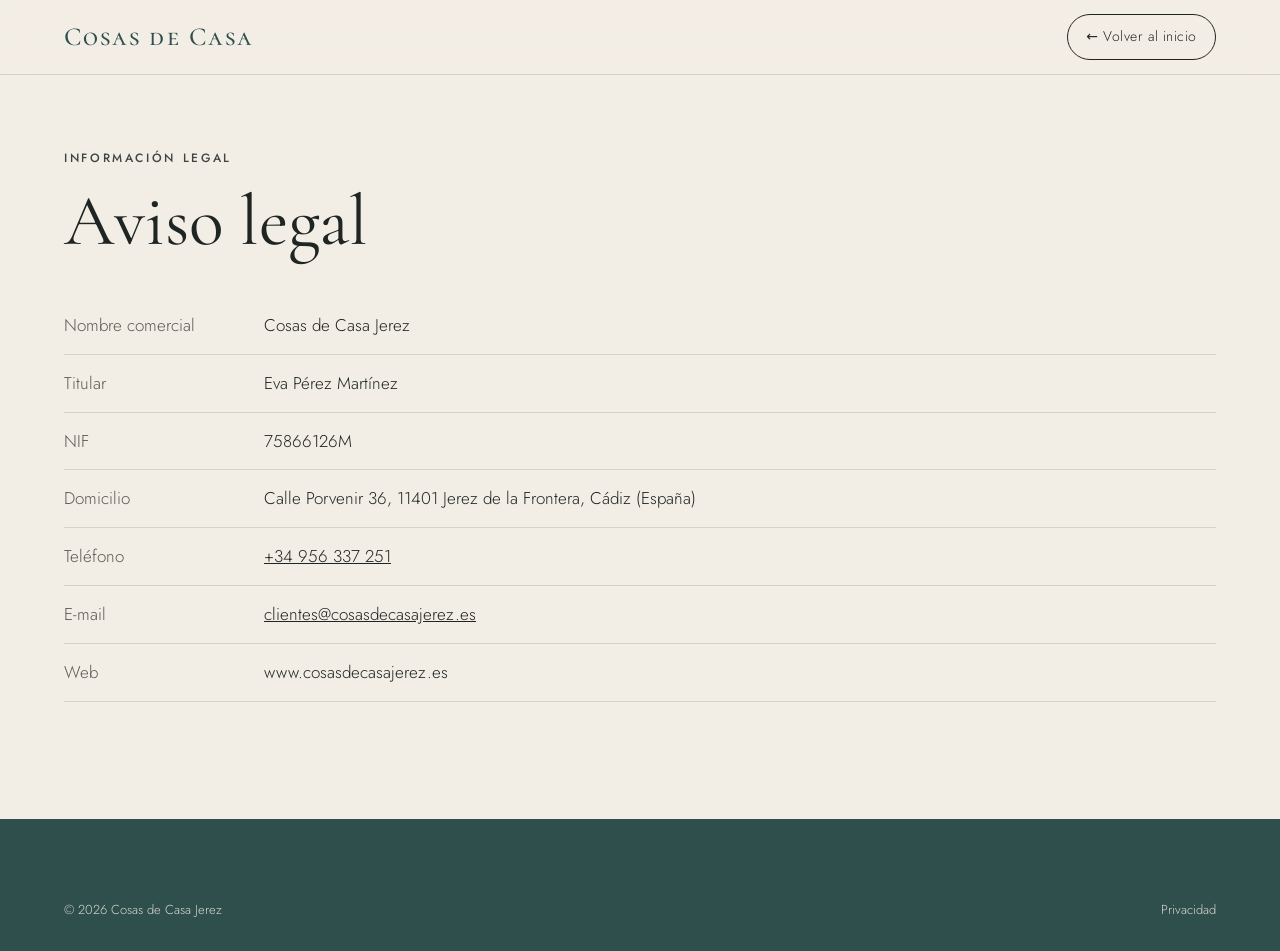
<file: aviso-legal.html>
<!doctype html>
<html lang="es">
<head>
  <meta charset="utf-8">
  <meta name="viewport" content="width=device-width, initial-scale=1">
  <title>Aviso legal · Cosas de Casa</title>
  <meta name="robots" content="noindex">
  <link rel="preload" href="assets/fonts/cormorant-garamond.woff2" as="font" type="font/woff2" crossorigin>
  <link rel="preload" href="assets/fonts/jost.woff2" as="font" type="font/woff2" crossorigin>
  <link rel="stylesheet" href="styles.css?v=20261126">
</head>
<body class="page-solid">
<header class="nav solid" id="nav">
  <a class="brand" href="index.html">Cosas de Casa</a>
  <a class="nav-call" href="index.html" style="margin-left:auto">← Volver al inicio</a>
</header>
<main class="legal">
  <div class="wrap">
    <p class="kicker">Información legal</p>
    <h1>Aviso legal</h1>
    <dl>
      <div><dt>Nombre comercial</dt><dd>Cosas de Casa Jerez</dd></div>
      <div><dt>Titular</dt><dd>Eva Pérez Martínez</dd></div>
      <div><dt>NIF</dt><dd>75866126M</dd></div>
      <div><dt>Domicilio</dt><dd>Calle Porvenir 36, 11401 Jerez de la Frontera, Cádiz (España)</dd></div>
      <div><dt>Teléfono</dt><dd><a href="tel:+34956337251">+34 956 337 251</a></dd></div>
      <div><dt>E-mail</dt><dd><a href="mailto:clientes@cosasdecasajerez.es">clientes@cosasdecasajerez.es</a></dd></div>
      <div><dt>Web</dt><dd>www.cosasdecasajerez.es</dd></div>
    </dl>
  </div>
</main>
<footer class="footer">
  <div class="wrap footer-legal" style="margin-top:0;border:0;padding-top:0">
    <p>© 2026 Cosas de Casa Jerez</p>
    <a href="privacidad.html">Privacidad</a>
  </div>
</footer>
</body>
</html>
</file>
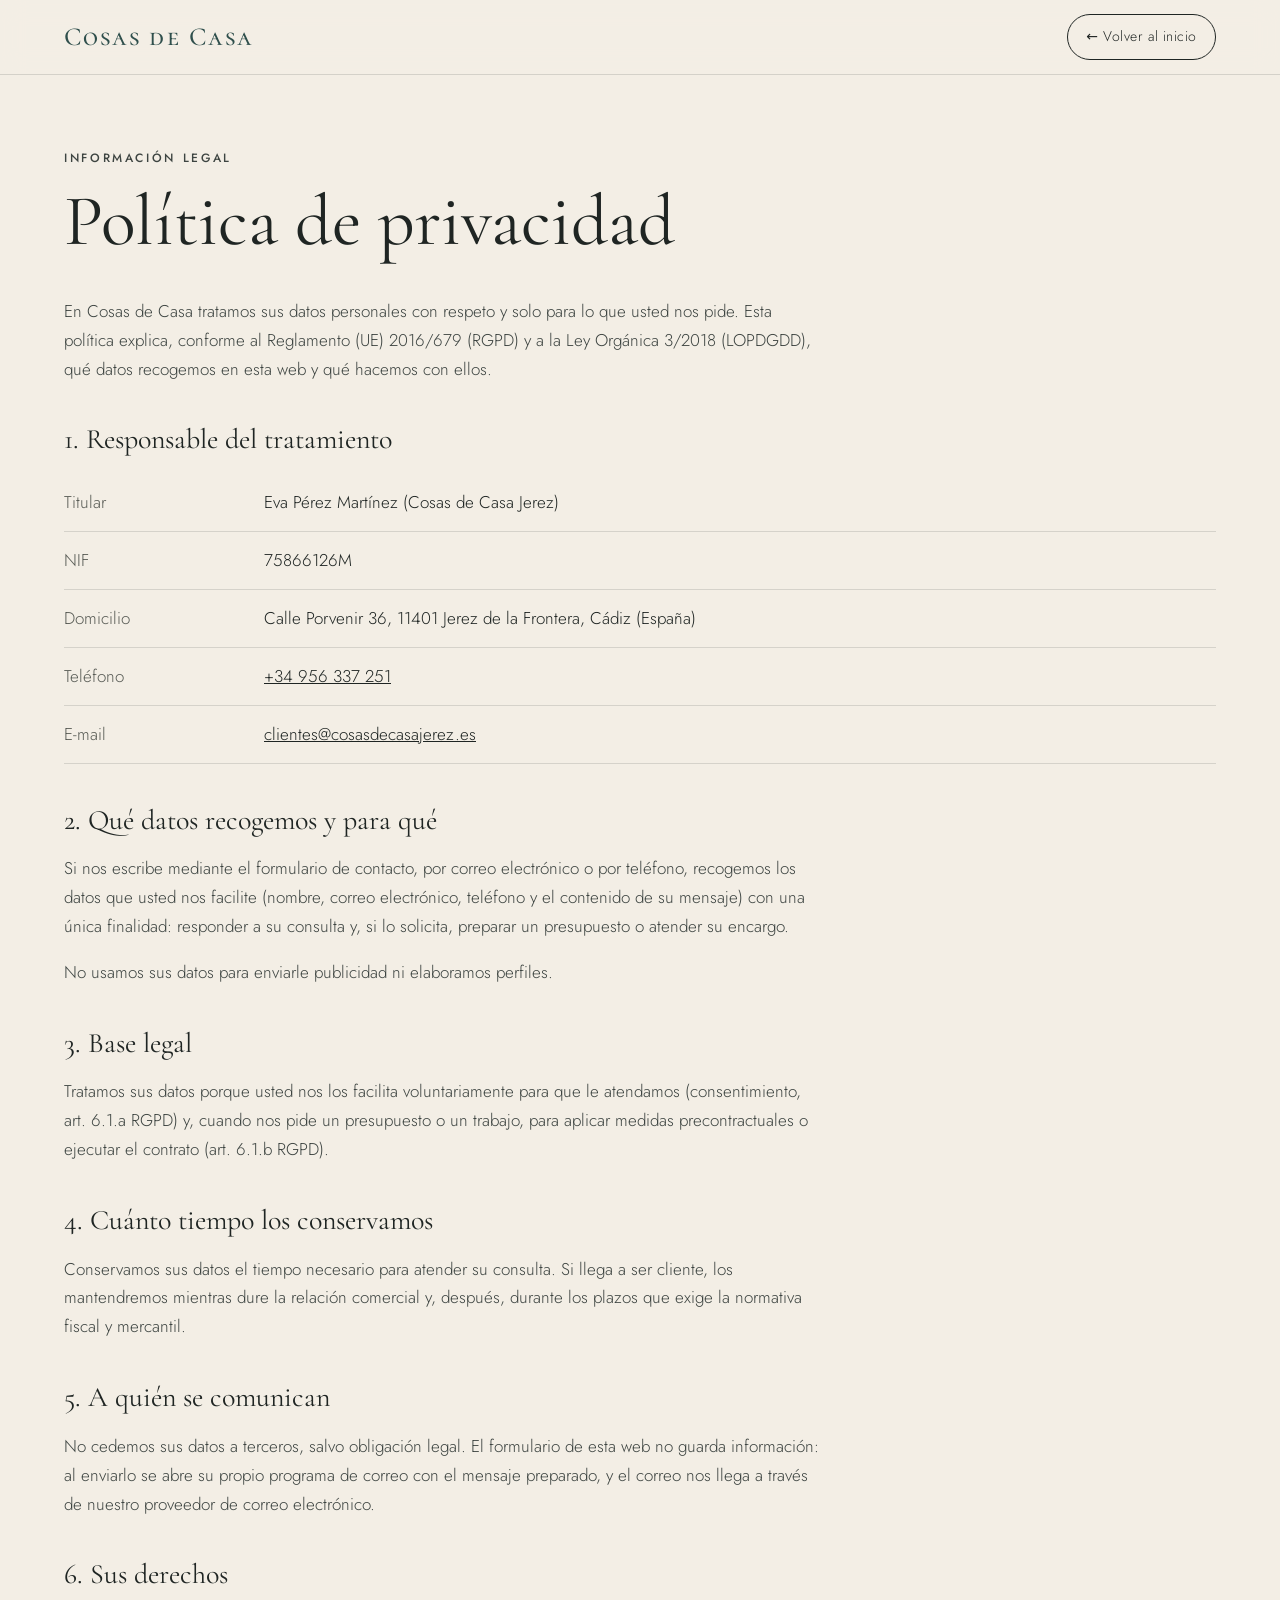
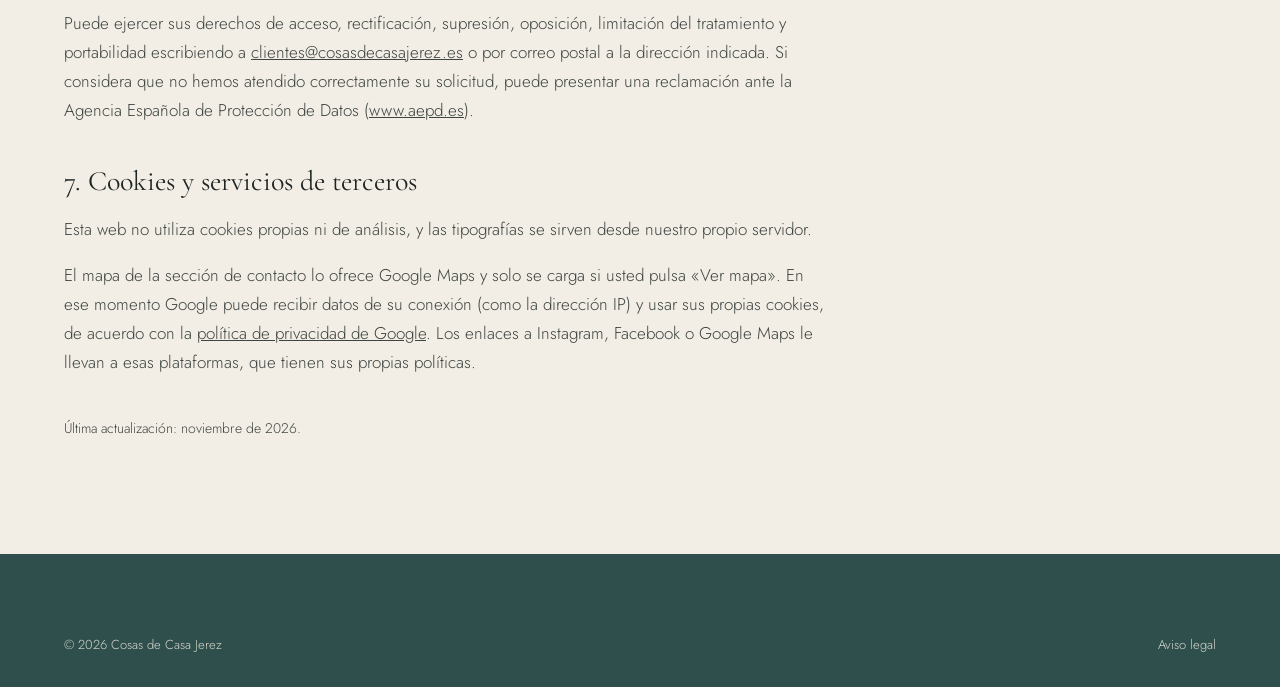
<file: privacidad.html>
<!doctype html>
<html lang="es">
<head>
  <meta charset="utf-8">
  <meta name="viewport" content="width=device-width, initial-scale=1">
  <title>Política de privacidad · Cosas de Casa</title>
  <meta name="robots" content="noindex">
  <link rel="preload" href="assets/fonts/cormorant-garamond.woff2" as="font" type="font/woff2" crossorigin>
  <link rel="preload" href="assets/fonts/jost.woff2" as="font" type="font/woff2" crossorigin>
  <link rel="stylesheet" href="styles.css?v=20261126">
</head>
<body class="page-solid">
<header class="nav solid" id="nav">
  <a class="brand" href="index.html">Cosas de Casa</a>
  <a class="nav-call" href="index.html" style="margin-left:auto">← Volver al inicio</a>
</header>
<main class="legal">
  <div class="wrap">
    <p class="kicker">Información legal</p>
    <h1>Política de privacidad</h1>
    <p>En Cosas de Casa tratamos sus datos personales con respeto y solo para lo que usted nos pide. Esta política explica, conforme al Reglamento (UE) 2016/679 (RGPD) y a la Ley Orgánica 3/2018 (LOPDGDD), qué datos recogemos en esta web y qué hacemos con ellos.</p>

    <h2>1. Responsable del tratamiento</h2>
    <dl>
      <div><dt>Titular</dt><dd>Eva Pérez Martínez (Cosas de Casa Jerez)</dd></div>
      <div><dt>NIF</dt><dd>75866126M</dd></div>
      <div><dt>Domicilio</dt><dd>Calle Porvenir 36, 11401 Jerez de la Frontera, Cádiz (España)</dd></div>
      <div><dt>Teléfono</dt><dd><a href="tel:+34956337251">+34 956 337 251</a></dd></div>
      <div><dt>E-mail</dt><dd><a href="mailto:clientes@cosasdecasajerez.es">clientes@cosasdecasajerez.es</a></dd></div>
    </dl>

    <h2>2. Qué datos recogemos y para qué</h2>
    <p>Si nos escribe mediante el formulario de contacto, por correo electrónico o por teléfono, recogemos los datos que usted nos facilite (nombre, correo electrónico, teléfono y el contenido de su mensaje) con una única finalidad: responder a su consulta y, si lo solicita, preparar un presupuesto o atender su encargo.</p>
    <p>No usamos sus datos para enviarle publicidad ni elaboramos perfiles.</p>

    <h2>3. Base legal</h2>
    <p>Tratamos sus datos porque usted nos los facilita voluntariamente para que le atendamos (consentimiento, art. 6.1.a RGPD) y, cuando nos pide un presupuesto o un trabajo, para aplicar medidas precontractuales o ejecutar el contrato (art. 6.1.b RGPD).</p>

    <h2>4. Cuánto tiempo los conservamos</h2>
    <p>Conservamos sus datos el tiempo necesario para atender su consulta. Si llega a ser cliente, los mantendremos mientras dure la relación comercial y, después, durante los plazos que exige la normativa fiscal y mercantil.</p>

    <h2>5. A quién se comunican</h2>
    <p>No cedemos sus datos a terceros, salvo obligación legal. El formulario de esta web no guarda información: al enviarlo se abre su propio programa de correo con el mensaje preparado, y el correo nos llega a través de nuestro proveedor de correo electrónico.</p>

    <h2>6. Sus derechos</h2>
    <p>Puede ejercer sus derechos de acceso, rectificación, supresión, oposición, limitación del tratamiento y portabilidad escribiendo a <a href="mailto:clientes@cosasdecasajerez.es">clientes@cosasdecasajerez.es</a> o por correo postal a la dirección indicada. Si considera que no hemos atendido correctamente su solicitud, puede presentar una reclamación ante la Agencia Española de Protección de Datos (<a href="https://www.aepd.es" target="_blank" rel="noopener">www.aepd.es</a>).</p>

    <h2>7. Cookies y servicios de terceros</h2>
    <p>Esta web no utiliza cookies propias ni de análisis, y las tipografías se sirven desde nuestro propio servidor.</p>
    <p>El mapa de la sección de contacto lo ofrece Google Maps y solo se carga si usted pulsa «Ver mapa». En ese momento Google puede recibir datos de su conexión (como la dirección IP) y usar sus propias cookies, de acuerdo con la <a href="https://policies.google.com/privacy" target="_blank" rel="noopener">política de privacidad de Google</a>. Los enlaces a Instagram, Facebook o Google Maps le llevan a esas plataformas, que tienen sus propias políticas.</p>

    <p style="margin-top:40px;font-size:14px">Última actualización: noviembre de 2026.</p>
  </div>
</main>
<footer class="footer">
  <div class="wrap footer-legal" style="margin-top:0;border:0;padding-top:0">
    <p>© 2026 Cosas de Casa Jerez</p>
    <a href="aviso-legal.html">Aviso legal</a>
  </div>
</footer>
</body>
</html>
</file>
<file: styles.css>
/* Tipografías alojadas en la propia web (subset latin) */
@font-face {
  font-family: 'Cormorant Garamond';
  font-style: italic;
  font-weight: 400;
  font-display: swap;
  src: url('assets/fonts/cormorant-garamond-italic.woff2') format('woff2');
  unicode-range: U+0000-00FF, U+0131, U+0152-0153, U+02BB-02BC, U+02C6, U+02DA, U+02DC, U+0304, U+0308, U+0329, U+2000-206F, U+20AC, U+2122, U+2191, U+2193, U+2212, U+2215, U+FEFF, U+FFFD;
}
@font-face {
  font-family: 'Cormorant Garamond';
  font-style: italic;
  font-weight: 500;
  font-display: swap;
  src: url('assets/fonts/cormorant-garamond-italic.woff2') format('woff2');
  unicode-range: U+0000-00FF, U+0131, U+0152-0153, U+02BB-02BC, U+02C6, U+02DA, U+02DC, U+0304, U+0308, U+0329, U+2000-206F, U+20AC, U+2122, U+2191, U+2193, U+2212, U+2215, U+FEFF, U+FFFD;
}
@font-face {
  font-family: 'Cormorant Garamond';
  font-style: normal;
  font-weight: 400;
  font-display: swap;
  src: url('assets/fonts/cormorant-garamond.woff2') format('woff2');
  unicode-range: U+0000-00FF, U+0131, U+0152-0153, U+02BB-02BC, U+02C6, U+02DA, U+02DC, U+0304, U+0308, U+0329, U+2000-206F, U+20AC, U+2122, U+2191, U+2193, U+2212, U+2215, U+FEFF, U+FFFD;
}
@font-face {
  font-family: 'Cormorant Garamond';
  font-style: normal;
  font-weight: 500;
  font-display: swap;
  src: url('assets/fonts/cormorant-garamond.woff2') format('woff2');
  unicode-range: U+0000-00FF, U+0131, U+0152-0153, U+02BB-02BC, U+02C6, U+02DA, U+02DC, U+0304, U+0308, U+0329, U+2000-206F, U+20AC, U+2122, U+2191, U+2193, U+2212, U+2215, U+FEFF, U+FFFD;
}
@font-face {
  font-family: 'Cormorant Garamond';
  font-style: normal;
  font-weight: 600;
  font-display: swap;
  src: url('assets/fonts/cormorant-garamond.woff2') format('woff2');
  unicode-range: U+0000-00FF, U+0131, U+0152-0153, U+02BB-02BC, U+02C6, U+02DA, U+02DC, U+0304, U+0308, U+0329, U+2000-206F, U+20AC, U+2122, U+2191, U+2193, U+2212, U+2215, U+FEFF, U+FFFD;
}
@font-face {
  font-family: 'Cormorant SC';
  font-style: normal;
  font-weight: 500;
  font-display: swap;
  src: url('assets/fonts/cormorant-sc-500.woff2') format('woff2');
  unicode-range: U+0000-00FF, U+0131, U+0152-0153, U+02BB-02BC, U+02C6, U+02DA, U+02DC, U+0304, U+0308, U+0329, U+2000-206F, U+20AC, U+2122, U+2191, U+2193, U+2212, U+2215, U+FEFF, U+FFFD;
}
@font-face {
  font-family: 'Jost';
  font-style: normal;
  font-weight: 300;
  font-display: swap;
  src: url('assets/fonts/jost.woff2') format('woff2');
  unicode-range: U+0000-00FF, U+0131, U+0152-0153, U+02BB-02BC, U+02C6, U+02DA, U+02DC, U+0304, U+0308, U+0329, U+2000-206F, U+20AC, U+2122, U+2191, U+2193, U+2212, U+2215, U+FEFF, U+FFFD;
}
@font-face {
  font-family: 'Jost';
  font-style: normal;
  font-weight: 400;
  font-display: swap;
  src: url('assets/fonts/jost.woff2') format('woff2');
  unicode-range: U+0000-00FF, U+0131, U+0152-0153, U+02BB-02BC, U+02C6, U+02DA, U+02DC, U+0304, U+0308, U+0329, U+2000-206F, U+20AC, U+2122, U+2191, U+2193, U+2212, U+2215, U+FEFF, U+FFFD;
}
@font-face {
  font-family: 'Jost';
  font-style: normal;
  font-weight: 500;
  font-display: swap;
  src: url('assets/fonts/jost.woff2') format('woff2');
  unicode-range: U+0000-00FF, U+0131, U+0152-0153, U+02BB-02BC, U+02C6, U+02DA, U+02DC, U+0304, U+0308, U+0329, U+2000-206F, U+20AC, U+2122, U+2191, U+2193, U+2212, U+2215, U+FEFF, U+FFFD;
}

/* =========================================================
   Cosas de Casa — styles.css
   Paleta lino + verde salvia (color del logotipo)
   ========================================================= */
:root {
  --bg:      #f3eee5;   /* lino */
  --bg-2:    #e9e1d3;   /* arena */
  --paper:   #fbf8f2;
  --ink:     #1f2523;
  --ink-2:   #3d4441;
  --mute:    #585b55;
  --sage:    #8fb3b0;   /* logotipo */
  --teal:    #2f4f4c;   /* verde profundo */
  --terra:   #b4613f;   /* acento cálido */
  --line:    rgba(31,37,35,.14);
  --serif:   "Cormorant Garamond", Georgia, serif;
  --sc:      "Cormorant SC", "Cormorant Garamond", Georgia, serif;
  --sans:    "Jost", system-ui, sans-serif;
  --pad:     clamp(16px, 5vw, 72px);
  --ease:    cubic-bezier(.2,.7,.1,1);
}

*, *::before, *::after { box-sizing: border-box; }
html { scroll-behavior: smooth; scroll-padding-top: 80px; -webkit-text-size-adjust: 100%; }
body {
  margin: 0; background: var(--bg); color: var(--ink);
  font: 300 17px/1.7 var(--sans); overflow-x: hidden;
  -webkit-font-smoothing: antialiased;
}
img { display: block; max-width: 100%; }
a { color: inherit; text-decoration: none; }
em { font-style: italic; }
.wrap { width: 100%; max-width: 1280px; margin: 0 auto; padding: 0 var(--pad); }
.skip { position: absolute; left: -999px; top: 8px; background: var(--ink); color: var(--bg); padding: 8px 14px; z-index: 100; }
.skip:focus { left: 8px; }
:focus-visible { outline: 2px solid var(--terra); outline-offset: 3px; }

.kicker {
  font: 500 12px/1.4 var(--sans); letter-spacing: .22em; text-transform: uppercase;
  color: var(--terra); margin: 0 0 18px;
}

/* ---------- Buttons ---------- */
.btn {
  display: inline-flex; align-items: center; justify-content: center; gap: 10px;
  padding: 15px 28px; border-radius: 999px; font: 400 14px/1 var(--sans); letter-spacing: .06em;
  transition: background .35s var(--ease), color .35s var(--ease), transform .35s var(--ease), border-color .35s;
  cursor: pointer; border: 1px solid transparent;
}
.btn:hover { transform: translateY(-2px); }
.btn-light { background: var(--bg); color: var(--ink); }
.btn-light:hover { background: #fff; }
.btn-ghost-light { border-color: rgba(255,255,255,.55); color: #fff; }
.btn-ghost-light:hover { background: rgba(255,255,255,.12); border-color: #fff; }
.btn-solid { background: var(--teal); color: var(--bg); }
.btn-solid:hover { background: var(--ink); }

/* ---------- Nav ---------- */
.nav {
  position: fixed; inset: 0 0 auto 0; z-index: 50;
  display: flex; align-items: center; gap: 32px;
  padding: 22px var(--pad); color: #fff;
  transition: background .4s var(--ease), padding .4s var(--ease), color .4s, box-shadow .4s;
}
.nav.solid {
  background: rgba(243,238,229,.92); color: var(--ink); padding-top: 14px; padding-bottom: 14px;
  backdrop-filter: blur(12px); -webkit-backdrop-filter: blur(12px); box-shadow: 0 1px 0 var(--line);
}
.brand { font: 500 26px/1 var(--sc); letter-spacing: .08em; white-space: nowrap; }
.nav .brand { color: inherit; }
.nav.solid .brand { color: var(--teal); }
.nav-links { display: flex; gap: 28px; margin-left: auto; }
.nav-links a { font-size: 14px; letter-spacing: .03em; position: relative; padding: 4px 0; }
.nav-links a::after {
  content: ""; position: absolute; left: 0; right: 0; bottom: -2px; height: 1px; background: currentColor;
  transform: scaleX(0); transform-origin: right; transition: transform .45s var(--ease);
}
.nav-links a:hover::after, .nav-links a.active::after { transform: scaleX(1); transform-origin: left; }
.nav-call {
  display: inline-flex; align-items: center; gap: 8px; font-size: 14px; letter-spacing: .04em;
  padding: 10px 18px; border: 1px solid currentColor; border-radius: 999px; transition: background .3s, color .3s;
}
.nav-call:hover { background: var(--teal); color: var(--bg); border-color: var(--teal); }
.dot { width: 7px; height: 7px; border-radius: 50%; background: var(--sage); }
@keyframes pulse { 70% { box-shadow: 0 0 0 9px rgba(143,179,176,0); } 100% { box-shadow: 0 0 0 0 rgba(143,179,176,0); } }

.burger { display: none; margin-left: auto; width: 44px; height: 44px; background: none; border: 0; color: inherit; cursor: pointer; position: relative; z-index: 60; }
.burger span { position: absolute; left: 10px; right: 10px; height: 1.5px; background: currentColor; transition: transform .4s var(--ease), top .4s; }
.burger span:first-child { top: 17px; } .burger span:last-child { top: 26px; }
body.menu-open .burger span:first-child { top: 21px; transform: rotate(45deg); }
body.menu-open .burger span:last-child { top: 21px; transform: rotate(-45deg); }
body.menu-open .nav { color: var(--ink); }

.drawer {
  position: fixed; inset: 0; z-index: 45; background: var(--bg);
  display: flex; flex-direction: column; justify-content: center; gap: 40px; padding: 90px var(--pad) 40px;
  clip-path: inset(0 0 100% 0); transition: clip-path .6s var(--ease); visibility: hidden;
}
body.menu-open .drawer { clip-path: inset(0 0 0 0); visibility: visible; }
.drawer nav { display: flex; flex-direction: column; }
.drawer nav a { font: 400 clamp(30px, 8vw, 44px)/1.25 var(--serif); padding: 8px 0; border-bottom: 1px solid var(--line); display: flex; gap: 16px; align-items: baseline; }
.drawer nav a i { font: 400 13px var(--sans); color: var(--terra); font-style: normal; }

/* ---------- Hero ---------- */
.hero { position: relative; min-height: 100svh; display: flex; align-items: flex-end; color: #fff; overflow: hidden; }
.hero-media { position: absolute; inset: 0; }
.hero-media img { width: 100%; height: 100%; object-fit: cover; object-position: 60% 40%; animation: heroZoom 14s var(--ease) both; }
@keyframes heroZoom { from { transform: scale(1.14); } to { transform: scale(1); } }
.hero-veil { position: absolute; inset: 0; background: linear-gradient(180deg, rgba(20,28,26,.45) 0%, rgba(20,28,26,.08) 35%, rgba(20,28,26,.72) 100%); }
.hero-inner { position: relative; padding: 0 var(--pad) clamp(70px, 12vh, 130px); max-width: 1100px; }
.hero .kicker { color: #f1d8c6; }
.hero-title { font: 400 clamp(46px, 8.4vw, 124px)/.96 var(--serif); letter-spacing: -.015em; margin: 0 0 28px; }
.hero-title .line { display: block; overflow: hidden; padding-bottom: .06em; }
.hero-title .line > span { display: inline-block; }
.hero-title em { color: #f1d8c6; }
.hero-sub { max-width: 520px; font-size: clamp(16px, 1.3vw, 19px); color: rgba(255,255,255,.88); margin: 0 0 36px; }
.hero-actions { display: flex; flex-wrap: wrap; gap: 14px; }
.hero-anim { animation: rise 1.1s var(--ease) both; animation-delay: var(--d, 0s); }
.hero-done .hero-anim { animation: none; opacity: 1; transform: none; }
@keyframes rise { from { opacity: 0; transform: translateY(40px); } to { opacity: 1; transform: none; } }
.hero-scroll { position: absolute; right: var(--pad); bottom: 40px; width: 1px; height: 70px; background: rgba(255,255,255,.3); overflow: hidden; }
.hero-scroll span { position: absolute; left: 0; top: -30px; width: 1px; height: 30px; background: #fff; animation: drip 2.2s infinite var(--ease); }
@keyframes drip { to { top: 70px; } }

/* ---------- Reveal (con red de seguridad) ---------- */
.reveal { opacity: 0; transform: translateY(28px); transition: opacity 1s var(--ease), transform 1s var(--ease); }
.reveal.in { opacity: 1; transform: none; }
.reveal[data-split] { opacity: 1; transform: none; }
.no-js .reveal { opacity: 1; transform: none; }

/* ---------- Intro ---------- */
.intro { padding: clamp(90px, 14vw, 180px) 0 clamp(70px, 10vw, 130px); }
.intro-grid { display: grid; grid-template-columns: 1fr 3fr; gap: clamp(24px, 5vw, 80px); align-items: start; }
.intro-num { font: 500 12px/1.7 var(--sans); letter-spacing: .2em; text-transform: uppercase; color: var(--mute); margin: 14px 0 0; border-top: 1px solid var(--line); padding-top: 14px; }
.intro-title { font: 400 clamp(32px, 4.4vw, 62px)/1.08 var(--serif); margin: 0 0 32px; letter-spacing: -.01em; }
.intro-title em { color: var(--teal); }
.intro-body { max-width: 640px; color: var(--ink-2); font-size: 18px; margin: 0; }

/* ---------- Marquee ---------- */
.marquee { border-block: 1px solid var(--line); padding: 26px 0 30px; overflow: hidden; background: var(--paper); }
.marquee-label { text-align: center; font: 500 11px var(--sans); letter-spacing: .24em; text-transform: uppercase; color: var(--mute); margin: 0 0 14px; }
.marquee-track { display: flex; width: max-content; animation: marq 55s linear infinite; }
.marquee:hover .marquee-track { animation-play-state: paused; }
.marquee-row { display: flex; align-items: center; gap: 34px; padding-right: 34px; white-space: nowrap; }
.marquee-row span { font: italic 400 clamp(26px, 3vw, 40px)/1 var(--serif); color: var(--teal); }
.marquee-row b { color: var(--terra); font-size: 13px; font-weight: 400; }
@keyframes marq { to { transform: translateX(-50%); } }

/* ---------- Section heads ---------- */
.sec-head { max-width: 760px; margin-bottom: clamp(40px, 6vw, 70px); }
.sec-title { font: 400 clamp(36px, 5vw, 70px)/1.02 var(--serif); margin: 0; letter-spacing: -.01em; }
.sec-title em { color: var(--teal); }
.sec-lead { color: var(--ink-2); font-size: 18px; margin: 24px 0 0; max-width: 600px; }

/* ---------- Services index ---------- */
.services { padding: clamp(80px, 11vw, 150px) 0; }
.svc-grid { display: grid; grid-template-columns: repeat(4, 1fr); gap: clamp(14px, 2vw, 28px); }
.svc { display: block; }
.svc:nth-child(even) { margin-top: 60px; }
.svc figure { margin: 0 0 18px; aspect-ratio: 3/4; overflow: hidden; border-radius: 2px; background: var(--bg-2); }
.svc img { width: 100%; height: 100%; object-fit: cover; transition: transform 1.1s var(--ease), filter .6s; }
.svc:hover img { transform: scale(1.07); filter: saturate(1.12); }
.svc-n { font: 500 12px var(--sans); letter-spacing: .18em; color: var(--terra); }
.svc h3 { font: 400 clamp(24px, 2.2vw, 30px)/1.1 var(--serif); margin: 6px 0 4px; }
.svc p { margin: 0; color: var(--mute); font-size: 15px; }

/* ---------- Feature sections ---------- */
.feature { padding: clamp(80px, 10vw, 140px) 0 clamp(60px, 8vw, 110px); }
.feature--alt { background: var(--bg-2); }
.feature-grid { display: grid; grid-template-columns: 1fr 1fr; gap: clamp(36px, 7vw, 110px); align-items: center; }
.feature-n { font: italic 400 clamp(60px, 7vw, 110px)/1 var(--serif); color: var(--sage); margin: 0 0 6px; }
.feature-title { font: 400 clamp(36px, 4.6vw, 64px)/1.02 var(--serif); margin: 0 0 26px; letter-spacing: -.01em; }
.feature-title em { color: var(--teal); }
.feature-text p { color: var(--ink-2); margin: 0 0 18px; max-width: 540px; }
.feature-hero { margin: 0; aspect-ratio: 4/5; overflow: hidden; border-radius: 2px; background: var(--bg-2); }
.feature-hero img { width: 100%; height: 118%; object-fit: cover; will-change: transform; }
.tags { list-style: none; padding: 0; margin: 4px 0 26px; display: flex; flex-wrap: wrap; gap: 8px; }
.tags li { font-size: 14px; padding: 7px 14px; border: 1px solid var(--line); border-radius: 999px; background: rgba(255,255,255,.35); }
.link { display: inline-block; margin-top: 8px; font-weight: 400; color: var(--teal); border-bottom: 1px solid currentColor; padding-bottom: 3px; transition: color .3s, padding .3s; }
.link:hover { color: var(--terra); padding-left: 6px; }

/* Gallery: carrusel horizontal con scroll-snap + arrastre */
.gallery {
  display: flex; gap: clamp(12px, 1.6vw, 22px); overflow-x: auto; scroll-snap-type: x mandatory;
  padding: clamp(50px, 6vw, 80px) var(--pad) 18px; scrollbar-width: thin; scrollbar-color: var(--sage) transparent;
  cursor: grab; overscroll-behavior-x: contain;
}
.gallery.dragging { cursor: grabbing; scroll-snap-type: none; }
.gallery.dragging .g-item { pointer-events: none; }
.g-item {
  flex: 0 0 auto; height: clamp(260px, 34vw, 440px); scroll-snap-align: start;
  padding: 0; border: 0; background: var(--bg-2); overflow: hidden; border-radius: 2px; cursor: zoom-in;
}
.g-item img { height: 100%; width: auto; max-width: none; transition: transform 1s var(--ease); }
.g-item:hover img { transform: scale(1.05); }

/* ---------- Quote ---------- */
.quote { position: relative; min-height: 70vh; display: flex; align-items: center; color: #fff; overflow: hidden; }
.quote-media { position: absolute; inset: -10% 0; }
.quote-media img { width: 100%; height: 100%; object-fit: cover; }
.quote-veil { position: absolute; inset: 0; background: rgba(28,42,40,.58); }
.quote blockquote { position: relative; margin: 0 auto; }
.quote p { font: 400 clamp(34px, 5.4vw, 80px)/1.05 var(--serif); max-width: 1000px; margin: 0; }
.quote em { color: #f1d8c6; }

/* ---------- Contact ---------- */
.contact { padding: clamp(90px, 12vw, 160px) 0; }
.cards { display: grid; grid-template-columns: repeat(3, 1fr); gap: 18px; margin-bottom: clamp(50px, 7vw, 90px); }
.card {
  display: flex; flex-direction: column; gap: 10px; padding: 32px 28px; background: var(--paper);
  border: 1px solid var(--line); border-radius: 4px; transition: transform .5s var(--ease), box-shadow .5s, border-color .5s;
}
.card:hover { transform: translateY(-6px); box-shadow: 0 24px 50px -28px rgba(47,79,76,.45); border-color: var(--sage); }
.card-k { font: 500 12px var(--sans); letter-spacing: .2em; text-transform: uppercase; color: var(--terra); }
.card-v { font: 400 clamp(30px, 3vw, 40px)/1.1 var(--serif); color: var(--teal); overflow-wrap: anywhere; }
.card-v--sm { font-size: clamp(24px, 2.2vw, 30px); }
.card-s { color: var(--mute); font-size: 15px; margin-top: auto; }

.contact-grid { display: grid; grid-template-columns: 1fr 1fr; gap: clamp(30px, 5vw, 70px); align-items: start; }
.contact-info h3, .form h3 { font: 400 32px/1.1 var(--serif); margin: 0 0 22px; }
.hours { margin: 0 0 28px; }
.hours div { display: flex; justify-content: space-between; gap: 20px; padding: 14px 0; border-bottom: 1px solid var(--line); }
.hours dt { color: var(--ink-2); } .hours dd { margin: 0; font-weight: 400; }
.map { aspect-ratio: 4/3; overflow: hidden; border-radius: 4px; background: var(--bg-2); border: 1px solid var(--line); }
.map iframe { width: 100%; height: 100%; border: 0; filter: grayscale(.35) sepia(.12); }

.form { background: var(--paper); border: 1px solid var(--line); border-radius: 4px; padding: clamp(24px, 3.5vw, 44px); display: flex; flex-direction: column; gap: 18px; }
.form label { display: flex; flex-direction: column; gap: 6px; font-size: 13px; letter-spacing: .08em; text-transform: uppercase; color: var(--mute); }
.form input, .form textarea {
  font: 300 17px/1.5 var(--sans); color: var(--ink); background: transparent; border: 0; border-bottom: 1px solid var(--line);
  padding: 8px 0; text-transform: none; letter-spacing: 0; border-radius: 0; transition: border-color .3s;
}
.form textarea { resize: vertical; min-height: 110px; }
.form input:focus, .form textarea:focus { outline: none; border-color: var(--teal); }
.form .invalid { border-color: var(--terra); }
.form .btn { align-self: flex-start; margin-top: 6px; }
.form-note { font-size: 14px; color: var(--mute); margin: 0; }
.form-note.ok { color: var(--teal); }

/* ---------- Footer ---------- */
.footer { background: var(--teal); color: rgba(243,238,229,.85); padding: 80px 0 30px; }
.footer-grid { display: grid; grid-template-columns: 1.4fr 1fr 1.2fr .8fr; gap: 40px; }
.brand--foot { color: var(--bg); font-size: 32px; margin: 0 0 12px; }
.footer-tag { margin: 0; max-width: 260px; }
.footer h4 { font: 500 12px var(--sans); letter-spacing: .2em; text-transform: uppercase; color: var(--sage); margin: 0 0 16px; }
.footer-grid a, .footer-grid span { display: block; margin-bottom: 8px; font-size: 15px; overflow-wrap: anywhere; }
.footer-grid a:hover { color: #fff; }
.footer-legal { display: flex; justify-content: space-between; gap: 20px; flex-wrap: wrap; margin-top: 60px; padding-top: 24px; border-top: 1px solid rgba(243,238,229,.18); font-size: 13px; }
.footer-legal p { margin: 0; }
.footer-legal a:hover { color: #fff; }

/* ---------- Lightbox ---------- */
.lightbox {
  position: fixed; inset: 0; z-index: 90; background: rgba(20,26,25,.94); display: flex; align-items: center; justify-content: center;
  opacity: 0; visibility: hidden; transition: opacity .4s, visibility .4s;
}
.lightbox.open { opacity: 1; visibility: visible; }
.lightbox img { max-width: 88vw; max-height: 86vh; object-fit: contain; transform: scale(.96); transition: transform .5s var(--ease); }
.lightbox.open img { transform: none; }
.lightbox button { position: absolute; background: none; border: 0; color: #fff; font: 300 46px/1 var(--serif); cursor: pointer; padding: 14px 18px; opacity: .75; transition: opacity .3s; }
.lightbox button:hover { opacity: 1; }
.lb-close { top: 12px; right: 16px; }
.lb-prev { left: 10px; } .lb-next { right: 10px; }

/* ---------- Legal page ---------- */
.legal { padding: 150px 0 100px; min-height: 80vh; }
.legal h1 { font: 400 clamp(40px, 6vw, 72px)/1 var(--serif); margin: 0 0 40px; }
.legal dl div { display: grid; grid-template-columns: 180px 1fr; gap: 20px; padding: 14px 0; border-bottom: 1px solid var(--line); }
.legal dt { color: var(--mute); } .legal dd { margin: 0; overflow-wrap: anywhere; }

/* ---------- Responsive ---------- */
@media (max-width: 1024px) {
  .nav-links { display: none; }
  .nav-call { margin-left: auto; }
  .svc-grid { grid-template-columns: repeat(2, 1fr); }
  .svc:nth-child(even) { margin-top: 0; }
  .svc:nth-child(2), .svc:nth-child(4) { transform: translateY(40px); }
  .footer-grid { grid-template-columns: 1fr 1fr; }
}
@media (max-width: 760px) {
  body { font-size: 16px; }
  .nav { gap: 12px; }
  .nav-call { display: none; }
  .burger { display: block; }
  .brand { font-size: 22px; }
  .hero-media img { object-position: 62% 50%; }
  .hero-veil { background: linear-gradient(180deg, rgba(20,28,26,.4) 0%, rgba(20,28,26,.2) 25%, rgba(20,28,26,.78) 60%, rgba(20,28,26,.85) 100%); }
  .hero-actions .btn { flex: 1 1 100%; }
  .hero-scroll { display: none; }
  .intro-grid, .feature-grid, .contact-grid { grid-template-columns: 1fr; }
  .feature--alt .feature-hero { order: -1; }
  .feature-hero { aspect-ratio: 4/4.4; }
  .svc-grid { gap: 14px 12px; }
  .svc:nth-child(2), .svc:nth-child(4) { transform: translateY(28px); }
  .svc h3 { font-size: 22px; }
  .svc p { font-size: 13px; }
  .cards { grid-template-columns: 1fr; }
  .g-item { height: 300px; }
  .footer-grid { grid-template-columns: 1fr; gap: 30px; }
  .legal dl div { grid-template-columns: 1fr; gap: 2px; }
  .lb-prev, .lb-next { bottom: 16px; top: auto; }
}
@media (min-width: 761px) { .drawer { display: none; } }

/* ---------- Mapa bajo demanda + textos legales ---------- */
.map-ph { height: 100%; display: flex; flex-direction: column; align-items: center; justify-content: center; gap: 14px; padding: 24px; text-align: center;
  background: linear-gradient(rgba(243,238,229,.72), rgba(243,238,229,.72)), url('assets/img/papel-romo-japura.webp') center/cover; }
.map-ph p { margin: 0; max-width: 340px; font-size: 14px; color: var(--ink); background: rgba(251,248,242,.92); padding: 10px 14px; border-radius: 4px; }
.map-link { font-size: 14px; color: var(--teal); text-decoration: underline; }
.form-legal { margin: 0; font-size: 13px; color: var(--mute); }
.form-legal a, .legal a { text-decoration: underline; }
.legal p, .legal li { color: var(--ink-2); max-width: 760px; }
.legal h2 { font: 400 28px/1.2 var(--serif); margin: 40px 0 10px; }
</file>
